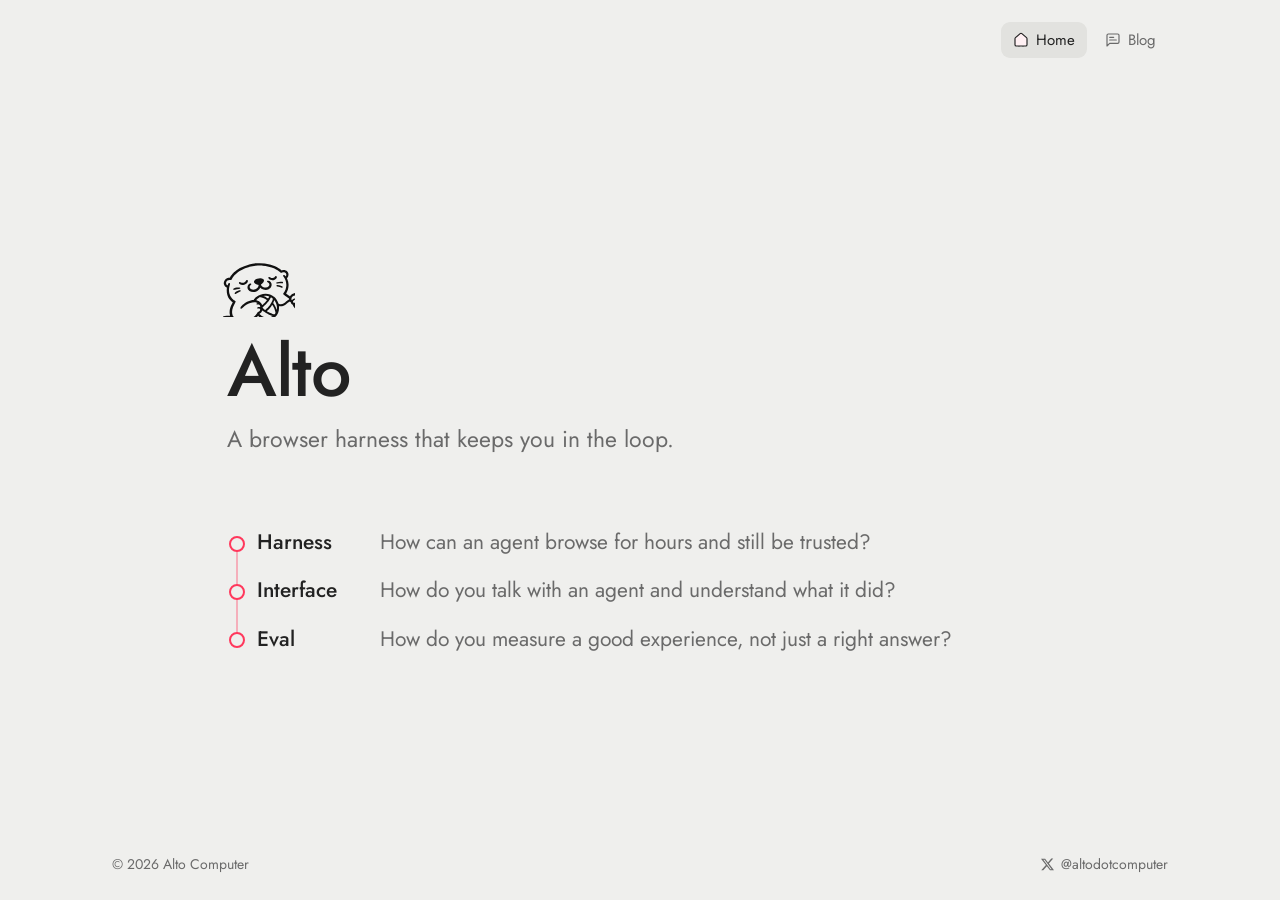
<file: index.html>
<!doctype html>
<html lang="en">
<head>
<meta charset="utf-8">
<meta name="viewport" content="width=device-width, initial-scale=1, viewport-fit=cover">
<title>Alto</title>
<meta name="description" content="A browser harness that keeps you in the loop.">
<link rel="icon" href="assets/favicon.svg" type="image/svg+xml"><link rel="icon" href="assets/favicon-32.png" sizes="32x32" type="image/png"><link rel="apple-touch-icon" href="assets/apple-touch-icon.png">
<link rel="preconnect" href="https://fonts.googleapis.com">
<link rel="preconnect" href="https://fonts.gstatic.com" crossorigin>
<link rel="stylesheet" href="https://fonts.googleapis.com/css2?family=Jost:wght@400;500&display=swap">
<style>
/*
  Layout: nav top right, one left-aligned column in the middle of the screen, footer on the baseline.
  The three questions are knots on one red thread: one line of work, three problems along it.
*/
:root{
  --ground:#efefed; --ink:#222222; --muted:#6a6a6a; --pill:#e2e2df;
  --thread:#ff385c; --thread-tint:#fff0f3;
  --geo:"Jost","Futura","Avenir Next",system-ui,sans-serif;
  color-scheme:light;
}
*{box-sizing:border-box}
html,body{height:100%; margin:0}
body{background:var(--ground); color:var(--ink); font-family:var(--geo); -webkit-font-smoothing:antialiased}
.frame{min-height:100%; max-width:1120px; margin:0 auto; padding:22px 32px 26px; display:flex; flex-direction:column}

nav{display:flex; justify-content:flex-end; gap:6px}
nav a{display:inline-flex; align-items:center; gap:7px; padding:7px 12px; border-radius:9px; font-size:15px; color:var(--muted); text-decoration:none; transition:background .15s, color .15s}
nav a svg{width:16px; height:16px; fill:none; stroke:currentColor; stroke-width:1.75; stroke-linecap:round; stroke-linejoin:round}
nav a:hover, nav a.on{color:var(--ink); background:var(--pill)}
nav a.on svg path:last-child{fill:var(--thread-tint)}


main{flex:1; display:flex; flex-direction:column; justify-content:center; padding-block:48px; padding-left:clamp(0px, 9vw, 120px)}
.otter{width:72px; height:auto; margin:0 0 18px -4px}
h1{font-weight:500; font-size:clamp(52px,7vw,72px); line-height:1; letter-spacing:-.02em; margin:0}
.line{margin:16px 0 0; font-size:clamp(19px,2vw,23px); color:var(--muted); line-height:1.4}

/* the thread: rings are knots, the faint line between them is the thread */
.knots{list-style:none; margin:72px 0 0; padding:0; display:grid; gap:18px; position:relative; max-width:900px}
.knots::before{content:""; position:absolute; left:10px; top:14px; bottom:14px; width:2px; background:var(--thread); opacity:.35; transform:translateX(-1px)}
.knots li{position:relative; display:flex; gap:14px; align-items:baseline; padding-left:30px; font-size:clamp(18px,1.7vw,21px); line-height:1.45}
.knots li::before{content:""; position:absolute; left:2px; top:.42em; width:12px; height:12px; border-radius:50%; background:var(--ground); border:2px solid var(--thread)}
.name{flex:none; width:5.2em; font-weight:500; color:var(--ink)}
.q{color:var(--muted); min-width:0}

footer{display:flex; justify-content:space-between; align-items:center; gap:16px; font-size:14px; color:var(--muted)}
footer a{display:inline-flex; align-items:center; gap:7px; color:var(--muted); text-decoration:none}
footer a:hover{color:var(--ink)}
footer svg{width:13px; height:13px; fill:currentColor}
a:focus-visible{outline:2px solid var(--thread); outline-offset:2px}

@media (max-width:640px){
  .frame{padding:18px 20px 22px}
  .knots{margin-top:48px; gap:22px}
  .knots li{flex-direction:column; gap:2px}
}
@media (prefers-reduced-motion:reduce){*{transition:none!important}}
</style>
</head>
<body>
<div class="frame">
  <nav aria-label="Main">
    <a href="index.html" class="on" aria-current="page"><svg viewBox="0 0 24 24" aria-hidden="true"><path d="M15 21v-8a1 1 0 0 0-1-1h-4a1 1 0 0 0-1 1v8"/><path d="M3 10a2 2 0 0 1 .709-1.528l7-5.999a2 2 0 0 1 2.582 0l7 5.999A2 2 0 0 1 21 10v9a2 2 0 0 1-2 2H5a2 2 0 0 1-2-2z"/></svg>Home</a>
    <a href="blog.html"><svg viewBox="0 0 24 24" aria-hidden="true"><path d="M21 15a2 2 0 0 1-2 2H7l-4 4V5a2 2 0 0 1 2-2h14a2 2 0 0 1 2 2z"/><path d="M13 8H7"/><path d="M17 12H7"/></svg>Blog</a>
  </nav>

  <main>
    <img class="otter" src="assets/otter.svg" alt="Clew the otter, holding a ball of yarn">
    <h1>Alto</h1>
    <p class="line">A browser harness that keeps you in the loop.</p>

    <ul class="knots">
      <li><span class="name">Harness</span><span class="q">How can an agent browse for hours and still be trusted?</span></li>
      <li><span class="name">Interface</span><span class="q">How do you talk with an agent and understand what it did?</span></li>
      <li><span class="name">Eval</span><span class="q">How do you measure a good experience, not just a right answer?</span></li>
    </ul>
  </main>

  <footer>
    <span>© 2026 Alto Computer</span>
    <a href="https://x.com/altodotcomputer"><svg viewBox="0 0 24 24" aria-hidden="true"><path d="M18.901 1.153h3.68l-8.04 9.19L24 22.846h-7.406l-5.8-7.584-6.638 7.584H.474l8.6-9.83L0 1.154h7.594l5.243 6.932ZM17.61 20.644h2.039L6.486 3.24H4.298Z"/></svg>@altodotcomputer</a>
  </footer>
</div>
</body>
</html>
</file>
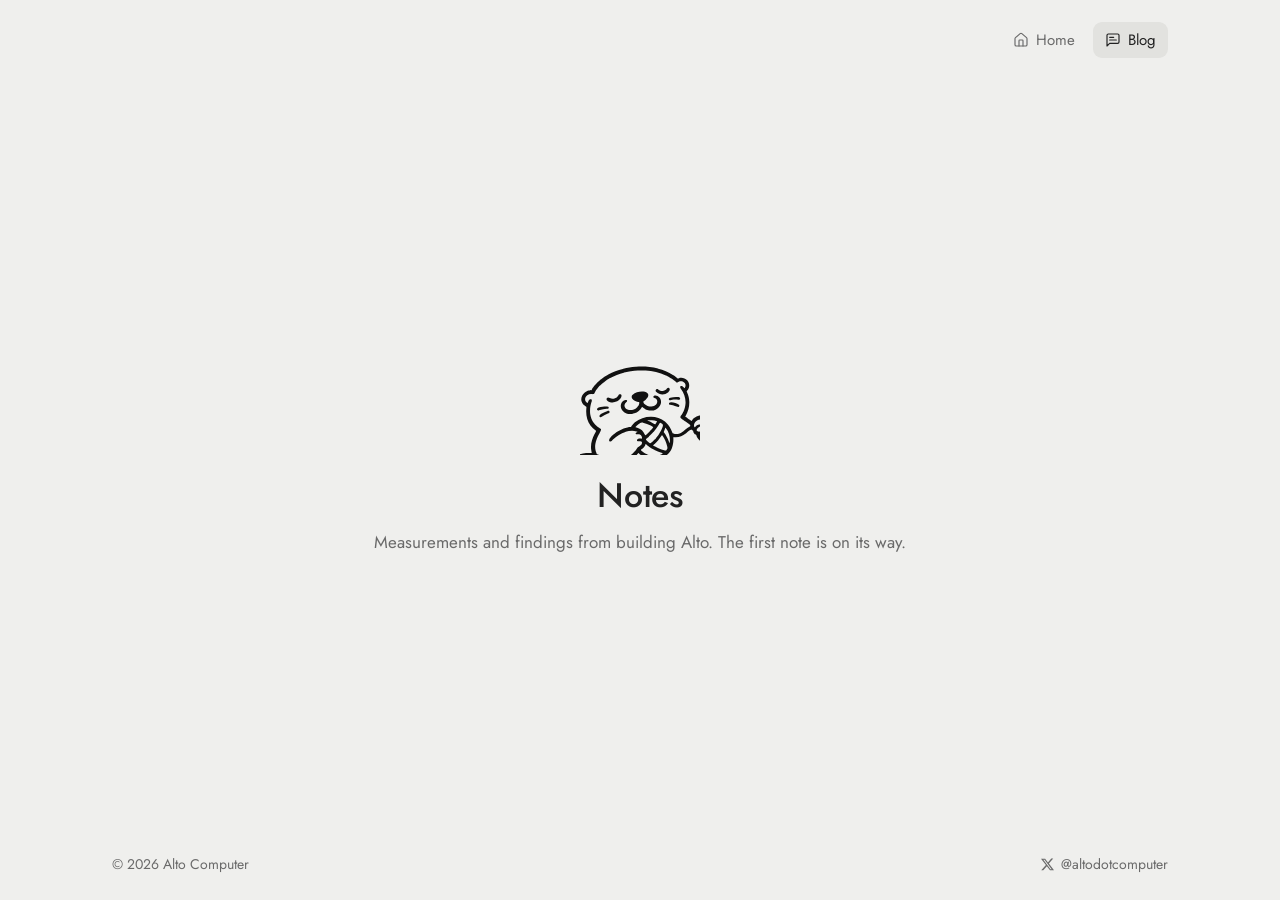
<file: blog.html>
<!doctype html><html lang="en"><head><meta charset="utf-8"><meta name="viewport" content="width=device-width, initial-scale=1, viewport-fit=cover">
<title>Alto · Notes</title><meta name="description" content="A browser harness that keeps you in the loop.">
<link rel="icon" href="assets/favicon.svg" type="image/svg+xml"><link rel="icon" href="assets/favicon-32.png" sizes="32x32" type="image/png"><link rel="apple-touch-icon" href="assets/apple-touch-icon.png"><link rel="stylesheet" href="https://fonts.googleapis.com/css2?family=Jost:wght@400;500;600&family=EB+Garamond:ital,wght@1,400&display=swap"><style>
/* Layout: nav top right, the otter scene centred in the space left over, footer on the baseline. Everything fits one screen. */
:root{--ground:#efefed; --ink:#222222; --muted:#6a6a6a; --pill:#e2e2df; --thread:#ff385c; --thread-tint:#fff0f3;
  --geo:"Jost","Futura","Avenir Next",system-ui,sans-serif; --ren:"EB Garamond",Garamond,Georgia,serif; color-scheme:light}
*{box-sizing:border-box}
html,body{height:100%;margin:0}
body{background:var(--ground);color:var(--ink);font-family:var(--geo);-webkit-font-smoothing:antialiased}
.frame{height:100%;max-width:1120px;margin:0 auto;padding:22px 32px 26px;display:flex;flex-direction:column}
.geo{font-family:var(--geo)} .ren{font-family:var(--ren);font-style:italic}
nav{display:flex;justify-content:flex-end;gap:6px}
nav a{display:inline-flex;align-items:center;gap:7px;padding:7px 12px;border-radius:9px;font-size:15px;color:var(--muted);text-decoration:none;transition:background .15s,color .15s}
nav a svg{width:16px;height:16px;fill:none;stroke:currentColor;stroke-width:1.75;stroke-linecap:round;stroke-linejoin:round}
nav a:hover{color:var(--ink);background:var(--pill)}
nav a.on{color:var(--ink);background:var(--pill)}
nav a.on svg path:last-child{fill:var(--thread-tint)}

nav a.on svg{stroke:var(--ink)}
main{flex:1;min-height:0;display:flex;align-items:center;justify-content:center}
.scene{width:100%;height:100%;max-height:680px;display:block}
footer{display:flex;justify-content:space-between;align-items:center;gap:16px;font-size:14px;color:var(--muted)}
footer a{display:inline-flex;align-items:center;gap:7px;color:var(--muted);text-decoration:none}
footer a:hover{color:var(--ink)} footer svg{width:13px;height:13px;fill:currentColor}
a:focus-visible{outline:2px solid var(--thread);outline-offset:2px}
@media (prefers-reduced-motion:reduce){*{transition:none!important}}
.empty{text-align:center;display:grid;gap:10px;justify-items:center} .empty img{width:120px;height:auto;margin-bottom:6px} .empty h1{font-weight:500;font-size:34px;margin:0;letter-spacing:-.01em} .empty p{margin:0;color:var(--muted);font-size:17px}</style></head><body><div class="frame">
<nav aria-label="Main"><a href="index.html"><svg viewBox="0 0 24 24" aria-hidden="true"><path d="M15 21v-8a1 1 0 0 0-1-1h-4a1 1 0 0 0-1 1v8"/><path d="M3 10a2 2 0 0 1 .709-1.528l7-5.999a2 2 0 0 1 2.582 0l7 5.999A2 2 0 0 1 21 10v9a2 2 0 0 1-2 2H5a2 2 0 0 1-2-2z"/></svg>Home</a><a href="blog.html" class="on" aria-current="page"><svg viewBox="0 0 24 24" aria-hidden="true"><path d="M21 15a2 2 0 0 1-2 2H7l-4 4V5a2 2 0 0 1 2-2h14a2 2 0 0 1 2 2z"/><path d="M13 8H7"/><path d="M17 12H7"/></svg>Blog</a></nav><main><div class="empty"><img src="assets/otter.svg" alt=""><h1>Notes</h1><p>Measurements and findings from building Alto. The first note is on its way.</p></div></main>
<footer><span>© 2026 Alto Computer</span><a href="https://x.com/altodotcomputer"><svg viewBox="0 0 24 24" aria-hidden="true"><path d="M18.901 1.153h3.68l-8.04 9.19L24 22.846h-7.406l-5.8-7.584-6.638 7.584H.474l8.6-9.83L0 1.154h7.594l5.243 6.932ZM17.61 20.644h2.039L6.486 3.24H4.298Z"/></svg>@altodotcomputer</a></footer>
</div></body></html>
</file>
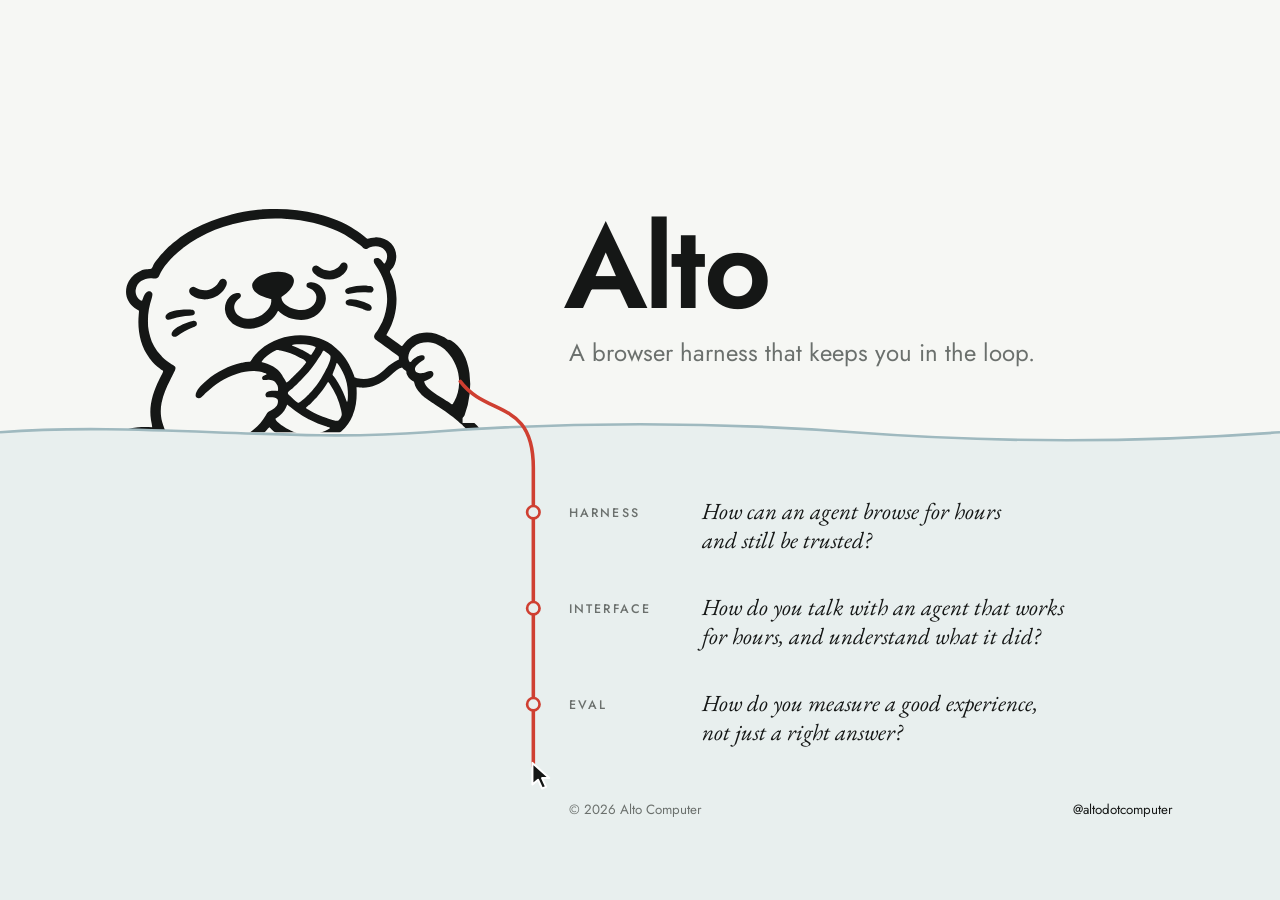
<file: drafts/a-surface.html>
<!doctype html><html lang="en"><head><meta charset="utf-8"><meta name="viewport" content="width=device-width, initial-scale=1">
<title>Alto · Surface</title><link rel="stylesheet" href="https://fonts.googleapis.com/css2?family=Jost:wght@400;500;600&family=EB+Garamond:ital,wght@1,400&display=swap"><style>html,body{height:100%;margin:0} body{background:linear-gradient(#f6f7f4 50%,#e8efee 50%);overflow:hidden} svg{display:block;width:100%;height:100%}
.geo{font-family:Jost,Futura,"Avenir Next",sans-serif} .ren{font-family:"EB Garamond",Garamond,Georgia,serif;font-style:italic}</style></head><body><svg viewBox="0 0 1440 900" preserveAspectRatio="xMidYMid meet" role="img" aria-label="Alto">
<rect width="1440" height="900" fill="#f6f7f4"/>
<clipPath id="a"><rect x="400" y="600" width="1610" height="1060"/></clipPath>
<g transform="translate(16.0,-1.6000000000000227) scale(0.26)"><g clip-path="url(#a)"><g fill="#151716"><path d="M0 0 C1.08 0.28 2.17 0.56 3.29 0.85 C58.25 15.07 115.66 35.71 162.33 68.83 C164.74 70.52 167.19 72.12 169.65 73.74 C180.1 80.62 190.39 87.64 199.94 95.75 C200.48 96.21 201.03 96.67 201.59 97.15 C203.82 99.06 206 101 208.09 103.06 C209.81 104.75 209.81 104.75 213 107 C218.47 106.65 223.54 105.44 228.81 104 C235.22 102.34 241.36 101.23 248 101 C248.95 100.96 249.9 100.92 250.88 100.88 C276.51 100.31 298.79 110.28 317.12 127.75 C332.55 143.61 339.4 164.73 339.15 186.58 C338.24 207.43 330.17 227.72 315.37 242.58 C312.79 245.31 312 246.63 311.98 250.43 C313.07 254.24 314.6 257.57 316.44 261.06 C331.68 291.9 338.98 327.77 340 362 C340.04 363.21 340.08 364.42 340.12 365.66 C340.99 417.09 327.25 469.26 301.44 513.72 C297.43 520.67 297.43 520.67 297 525 C297.29 525.14 297.29 525.14 298.75 525.82 C301.01 527 302.94 528.32 304.98 529.84 C305.75 530.4 306.51 530.96 307.29 531.54 C307.7 531.85 307.7 531.85 309.75 533.38 C310.59 534 311.44 534.62 312.31 535.27 C316.31 538.24 320.31 541.23 324.28 544.24 C331.28 549.55 338.32 554.67 345.68 559.47 C350.56 562.65 355.16 566.09 359.73 569.7 C362 571 362 571 364 571.11 C367.17 569.35 368.8 566.45 370.75 563.5 C377.71 553.41 385.23 545.48 395 538 C395.77 537.4 396.54 536.81 397.33 536.2 C410.56 526.43 425.14 520.08 441 516 C441.68 515.82 442.36 515.64 443.06 515.46 C477.63 506.83 516.93 515.48 547.13 533.52 C560.82 541.99 573.44 551.8 585 563 C585.56 563.53 586.12 564.07 586.69 564.62 C595.29 572.84 603 581.39 610 591 C610.45 591.62 610.91 592.24 611.38 592.88 C619.58 604.19 626.37 616.13 632.83 628.5 C647.52 656.51 668.83 682.75 694 702 C695.04 702.81 696.07 703.63 697.14 704.46 C730.19 729.94 768.9 745.51 809 756 C810.04 756.27 811.08 756.55 812.15 756.83 C844.52 765.14 877.89 769.26 910.89 774.26 C913.05 774.59 915.22 774.92 917.38 775.24 C918.1 775.35 918.81 775.46 919.55 775.57 C920.98 775.79 922.42 776.01 923.85 776.23 C927.31 776.75 930.77 777.28 934.23 777.79 C958.62 781.41 982.9 785.67 1006.69 792.25 C1007.02 792.34 1007.02 792.34 1008.73 792.81 C1022.51 796.61 1035.82 801.45 1049 807 C1049.86 807.36 1050.71 807.72 1051.6 808.09 C1062.27 812.62 1072.72 817.63 1083 823 C1083.74 823.38 1084.48 823.77 1085.24 824.17 C1109.88 837.09 1132.78 853.09 1155.95 868.44 C1164.81 874.31 1173.7 880.13 1182.66 885.83 C1183.46 886.34 1184.26 886.85 1185.08 887.37 C1185.82 887.84 1186.55 888.3 1187.31 888.78 C1187.95 889.19 1188.6 889.59 1189.26 890.01 C1191 891 1191 891 1194 892 C1194 907.84 1194 923.68 1194 940 C1190.83 938.73 1188.25 937.68 1185.39 936 C1184.73 935.62 1184.07 935.23 1183.38 934.83 C1182.68 934.41 1181.97 933.99 1181.25 933.56 C1180.88 933.34 1180.88 933.34 1178.98 932.22 C1171.67 927.86 1164.53 923.26 1157.42 918.58 C1154.73 916.82 1152.04 915.07 1149.34 913.32 C1140.97 907.88 1132.61 902.43 1124.31 896.88 C1101.52 881.63 1078.52 867.32 1054 855 C1053.18 854.59 1052.36 854.17 1051.52 853.75 C998.56 827.15 939.31 819.05 881.46 809.9 C830.84 801.88 780.25 792.56 733 772 C732.19 771.65 731.37 771.3 730.53 770.94 C719.95 766.38 709.98 760.83 700.06 755 C698.95 754.35 697.84 753.7 696.69 753.02 C689.08 748.47 681.99 743.45 675 738 C674.29 737.45 673.58 736.9 672.84 736.34 C671.1 734.98 669.36 733.62 667.62 732.25 C667.06 731.81 666.5 731.37 665.92 730.91 C663.13 728.72 660.4 726.49 657.71 724.17 C655 722 655 722 653 722 C652.99 722.77 652.98 723.55 652.97 724.34 C652.41 761.63 648.23 818.77 620 847 C619.53 849.19 619.53 849.19 620 852 C622.14 854.2 624.18 856.04 626.56 857.94 C627.95 859.09 629.34 860.25 630.72 861.41 C631.44 862 632.15 862.59 632.88 863.2 C636.19 866.01 639.35 868.96 642.5 871.94 C643.11 872.51 643.73 873.09 644.36 873.69 C645.61 874.86 646.86 876.04 648.1 877.21 C651.33 880.25 654.57 883.28 657.81 886.31 C658.44 886.9 659.07 887.49 659.72 888.09 C663.19 891.34 666.7 894.53 670.25 897.69 C675.72 902.58 680.85 907.78 686 913 C687.67 914.67 689.33 916.33 691 918 C702 929 702 929 704.29 931.29 C706.58 933.58 708.88 935.86 711.18 938.14 C712.74 939.7 714.31 941.26 715.88 942.81 C716.26 943.2 716.26 943.2 718.23 945.14 C723.04 949.93 727.59 954.85 732 960 C733.75 961.97 735.5 963.94 737.26 965.9 C739 968 739 968 740.68 970.54 C741.24 971.37 741.8 972.2 742.38 973.06 C742.86 973.84 743.34 974.61 743.84 975.41 C746.39 977.29 747.03 977.17 750.09 976.87 C751.73 976.6 753.37 976.31 755 976 C755.41 975.93 755.41 975.93 757.46 975.56 C760.02 975.08 762.57 974.58 765.12 974.06 C797.02 967.87 853.54 957.87 883.37 974.75 C886.3 977 887.96 979.45 889 983 C889.43 987.59 888.33 990.45 885.94 994.38 C879.08 1000.51 869.84 999.16 861.19 999 C827.49 998.68 794.24 1003 762 1013 C761.03 1013.3 760.05 1013.59 759.05 1013.9 C743.35 1018.72 727.87 1024.12 712.38 1029.56 C696.69 1035.07 681.01 1040.49 665 1045 C664.02 1045.28 663.04 1045.55 662.04 1045.84 C646.21 1050.23 630.29 1052.98 614 1055 C613.22 1055.1 612.44 1055.21 611.64 1055.31 C554.18 1062.17 497.28 1046.38 443.9 1026.74 C412.56 1015.22 380.94 1005.27 347.88 1000.19 C347.19 1000.08 346.51 999.98 345.8 999.87 C274.07 988.94 207.96 1013.21 143.55 1041.87 C84.15 1068.29 24.31 1089.57 -41.56 1089.31 C-42.57 1089.31 -43.58 1089.31 -44.62 1089.31 C-60.63 1089.25 -76.15 1088.41 -92 1086 C-94.44 1085.64 -96.88 1085.28 -99.32 1084.92 C-101.99 1084.53 -104.67 1084.14 -107.35 1083.74 C-108.25 1083.61 -109.15 1083.48 -110.08 1083.34 C-111.9 1083.07 -113.72 1082.8 -115.54 1082.53 C-162.28 1075.63 -205.27 1078.5 -251.69 1086.69 C-281.89 1092 -311.55 1095.42 -342.25 1095.31 C-343.42 1095.31 -344.58 1095.31 -345.78 1095.3 C-362.69 1095.25 -379.31 1095.01 -396 1092 C-396.32 1091.94 -396.32 1091.94 -397.93 1091.65 C-416.96 1088.23 -435.58 1083.89 -454 1078 C-454.44 1077.86 -454.44 1077.86 -456.66 1077.17 C-471.16 1072.67 -485.08 1067.03 -499 1061 C-499.53 1060.77 -499.53 1060.77 -502.21 1059.62 C-525.99 1049.38 -549.25 1038.06 -571.76 1025.26 C-584.5 1018.08 -597.42 1011.19 -610.39 1004.42 C-613.42 1002.84 -616.43 1001.23 -619.42 999.58 C-694.75 958.42 -773.95 952.51 -855.58 976.03 C-861.35 977.75 -867.1 979.52 -872.83 981.37 C-879.71 983.36 -886.64 984.34 -893.38 981.44 C-896.35 979.74 -897.16 978.76 -899.12 975.75 C-900.43 970.16 -899.51 966.43 -896.5 961.59 C-892.98 957.95 -888.99 955.96 -884.5 953.69 C-883.57 953.21 -882.63 952.73 -881.67 952.24 C-849.42 935.99 -813.85 926.46 -778 923 C-777.07 922.9 -776.13 922.81 -775.17 922.71 C-767.07 921.94 -759.01 921.85 -750.88 921.88 C-750.2 921.88 -749.53 921.88 -748.83 921.88 C-738.19 921.89 -727.61 922.19 -717 923 C-717.65 916.41 -718.69 910 -719.94 903.5 C-720.64 899.67 -721.33 895.84 -722 892 C-722.13 891.29 -722.25 890.58 -722.38 889.84 C-732.44 830.19 -712.88 768.57 -686.42 715.82 C-685.92 714.83 -685.42 713.84 -684.91 712.81 C-682.38 707.78 -679.83 702.74 -677.26 697.72 C-676.79 696.78 -676.31 695.84 -675.82 694.87 C-674.91 693.09 -673.99 691.3 -673.07 689.52 C-672.87 689.12 -672.87 689.12 -671.84 687.1 C-671.49 686.4 -671.13 685.7 -670.76 684.98 C-670 683 -670 683 -670 679 C-671.26 677.62 -671.26 677.62 -673.04 676.37 C-673.7 675.9 -674.35 675.43 -675.03 674.94 C-675.74 674.45 -676.45 673.95 -677.19 673.44 C-678.68 672.36 -680.16 671.28 -681.64 670.19 C-682.39 669.65 -683.13 669.11 -683.89 668.56 C-699.6 656.96 -714.27 642.6 -726 627 C-726.86 625.89 -727.73 624.78 -728.59 623.67 C-769.78 569.91 -781.38 500.73 -775.24 434.7 C-774.9 430.95 -774.64 427.19 -774.38 423.44 C-774.3 422.36 -774.23 421.29 -774.15 420.18 C-774.12 419.82 -774.12 419.82 -774 418 C-775.11 417.37 -776.22 416.74 -777.37 416.09 C-801.35 402.36 -819.54 384.45 -827.44 357.38 C-833.38 334.93 -829.63 311.13 -818.31 290.94 C-805.54 269.04 -787.47 253.45 -764 244 C-762.78 243.51 -761.57 243.01 -760.32 242.5 C-753.87 240.2 -748.23 238.92 -741.34 238.66 C-723.34 237.89 -723.34 237.89 -718.99 234.37 C-715.71 230.17 -713.89 225.35 -712.01 220.41 C-710.39 216.55 -708.11 213.26 -705.69 209.88 C-705.24 209.23 -704.78 208.58 -704.32 207.91 C-699.38 200.94 -693.96 194.36 -688.49 187.8 C-687.12 186.15 -685.77 184.48 -684.42 182.8 C-680.74 178.21 -677.02 173.85 -672.78 169.78 C-671.03 168.03 -669.42 166.21 -667.82 164.33 C-663.92 159.84 -659.78 155.63 -655.56 151.44 C-654.85 150.72 -654.14 150.01 -653.4 149.27 C-649.32 145.19 -645.14 141.29 -640.77 137.53 C-638.59 135.65 -636.49 133.7 -634.38 131.75 C-628.78 126.7 -622.88 122.1 -616.92 117.5 C-615.01 116.01 -613.14 114.49 -611.26 112.96 C-590.89 96.49 -568.47 81.8 -545.44 69.33 C-542.9 67.95 -540.38 66.53 -537.86 65.11 C-488.35 37.39 -435.1 17.87 -380.29 3.6 C-378.19 3.05 -376.09 2.5 -373.99 1.94 C-331.73 -9.18 -286.98 -17.25 -243.32 -19.81 C-240.87 -19.95 -238.42 -20.1 -235.98 -20.26 C-156.68 -25.49 -77.05 -20.12 0 0 Z M-253 23 C-253.41 23.04 -253.41 23.04 -255.47 23.25 C-292.69 27.06 -329.84 33.34 -366 43 C-366.63 43.17 -366.63 43.17 -369.84 44.02 C-420.43 57.52 -470.54 75.75 -516 102 C-516.86 102.49 -517.73 102.98 -518.62 103.49 C-540.33 115.83 -561.31 129.63 -581 145 C-582.19 145.92 -583.39 146.84 -584.58 147.75 C-599.16 159.01 -612.73 171.24 -626 184 C-626.59 184.56 -627.17 185.13 -627.78 185.71 C-633.9 191.61 -639.58 197.7 -644.87 204.38 C-646.9 206.88 -649.04 209.22 -651.25 211.56 C-665.36 227.12 -678.15 246.12 -686.33 265.48 C-688.82 271.24 -691.78 274.76 -697.25 277.81 C-702.28 279.41 -707.01 279.69 -712.18 278.5 C-731.14 275.14 -749.09 279.58 -765 290 C-778.15 299.54 -785.82 312.1 -788.53 328.14 C-789.98 341.03 -786.2 352.15 -778.91 362.72 C-774.08 368.49 -768.53 373.74 -761 375 C-760.7 374.22 -760.4 373.45 -760.09 372.65 C-758.94 369.73 -757.79 366.82 -756.63 363.9 C-755.89 362.04 -755.16 360.17 -754.44 358.3 C-750.51 348.48 -746.22 339.44 -736.25 334.69 C-731.37 333.66 -726.64 333.55 -722.16 336.01 C-718.88 338.56 -716.94 340.97 -716 345 C-715.71 350.91 -716.46 355.63 -718.2 361.26 C-718.67 362.85 -719.14 364.45 -719.61 366.05 C-719.86 366.88 -720.1 367.7 -720.36 368.56 C-724.27 381.66 -727.88 394.78 -730.56 408.19 C-730.79 409.3 -731.02 410.41 -731.25 411.55 C-734.5 428.57 -735.38 445.65 -735.31 462.94 C-735.31 463.4 -735.31 463.4 -735.31 465.72 C-735.26 479.02 -734.87 491.96 -732 505 C-731.82 505.84 -731.65 506.68 -731.46 507.55 C-730.14 513.75 -728.61 519.87 -727 526 C-726.8 526.81 -726.59 527.63 -726.38 528.46 C-718.61 559.07 -702.06 587.38 -680.52 610.29 C-678.43 612.54 -676.46 614.83 -674.5 617.19 C-671.01 621.2 -667.01 624.44 -662.85 627.73 C-661.07 629.15 -659.31 630.59 -657.59 632.08 C-649.9 638.66 -641.53 644.12 -633.09 649.67 C-632.24 650.22 -631.4 650.78 -630.53 651.35 C-628.83 652.46 -627.13 653.55 -625.43 654.64 C-625.02 654.9 -625.02 654.9 -622.99 656.22 C-622.27 656.68 -621.56 657.13 -620.82 657.6 C-617.7 660 -616.83 662.23 -616 666 C-616.67 673.26 -619.93 679.63 -623.12 686.06 C-623.57 686.98 -624.02 687.91 -624.48 688.86 C-625.98 691.91 -627.49 694.96 -629 698 C-629.3 698.6 -629.6 699.2 -629.91 699.82 C-633.27 706.58 -636.65 713.32 -640.08 720.04 C-655.69 750.54 -669.13 781.26 -676 815 C-676.17 815.82 -676.33 816.63 -676.5 817.47 C-681.62 844 -681.12 872.97 -674 899 C-673.8 899.75 -673.6 900.51 -673.4 901.29 C-672.16 905.94 -670.66 910.48 -669 915 C-668.71 915.81 -668.43 916.62 -668.13 917.45 C-667.18 920.06 -666.19 922.66 -665.19 925.25 C-665.04 925.66 -665.04 925.66 -664.29 927.71 C-662.67 931.7 -661.31 934.26 -657.42 936.3 C-655.96 936.9 -654.49 937.47 -653 938 C-652.18 938.31 -651.37 938.62 -650.53 938.95 C-647.73 939.99 -644.93 941 -642.12 942 C-622.93 949.04 -604.53 957.86 -586.58 967.61 C-583.68 969.17 -580.77 970.73 -577.86 972.28 C-567.35 977.89 -556.91 983.59 -546.56 989.5 C-452.25 1043.19 -360.59 1066.19 -252.82 1048.51 C-204.19 1040.54 -157.26 1038.46 -108.38 1046 C-22.36 1059.24 52.08 1040.89 130.45 1005.38 C174.3 985.59 218.36 968.83 266 961 C266.73 960.87 267.46 960.75 268.22 960.61 C310.17 953.4 355.04 959.1 396 969 C397.16 969.28 398.32 969.56 399.52 969.84 C421.5 975.18 442.7 982.48 464 990 C487.75 998.38 511.45 1006.17 536.12 1011.38 C536.69 1011.49 536.69 1011.49 539.53 1012.1 C555.63 1015.34 571.61 1016.41 588 1016.38 C588.89 1016.37 589.78 1016.37 590.7 1016.37 C605.81 1016.33 620.2 1015.2 635 1012 C636.02 1011.79 637.05 1011.57 638.1 1011.35 C658.88 1006.93 679.1 1000.4 699 993 C698.11 988.43 695.46 985.7 692.44 982.31 C691.86 981.66 691.29 981 690.69 980.33 C684.29 973.11 677.66 966.11 671.01 959.12 C669.04 957.04 667.09 954.96 665.14 952.86 C644.34 930.48 644.34 930.48 633.71 921.5 C631.94 919.95 630.32 918.32 628.69 916.62 C625.95 913.83 623.06 911.38 620 908.94 C615.29 905.16 610.88 901.15 606.5 897 C600.54 891.38 594.45 886.06 588 881 C587.34 880.48 586.68 879.96 586 879.42 C576.76 872.12 567.43 865.01 557.79 858.26 C555.9 856.93 554.03 855.59 552.16 854.25 C537.19 843.51 521.71 833.57 506.12 823.75 C505.36 823.27 504.59 822.78 503.79 822.28 C503.04 821.8 502.28 821.33 501.5 820.84 C500 819.89 498.5 818.95 497 818 C496.63 817.77 496.63 817.77 494.74 816.58 C485.1 810.49 475.91 804.13 467 797 C466.07 796.27 465.14 795.53 464.19 794.77 C461.78 792.86 459.39 790.93 457 789 C456.44 788.56 455.88 788.13 455.3 787.68 C451.71 784.83 448.79 781.62 445.84 778.14 C444.63 776.74 443.4 775.36 442.13 774.01 C430.43 761.51 419.91 745.37 416.7 728.43 C415.91 725.69 415.25 724.71 413 723 C411.48 722.22 409.94 721.5 408.38 720.81 C395.89 714.69 388.62 704.13 383.66 691.4 C382.98 688.94 382.99 687.03 383.06 684.5 C382.83 680.83 382.01 680 379.23 677.43 C376.98 675.67 374.65 674.06 372.3 672.46 C368.87 670.07 366.54 667.3 364 664 C346.94 668.63 332.77 681.31 320.09 693.15 C314.56 698.29 308.78 703.15 303 708 C302.71 708.25 302.71 708.25 301.22 709.5 C268.07 737.46 228.7 753.52 185 751 C181.74 750.62 178.6 750.15 175.4 749.44 C172.57 748.92 169.87 748.93 167 749 C167.07 750.28 167.14 751.57 167.22 752.89 C169.39 793.3 166.59 832.16 151 870 C150.84 870.39 150.84 870.39 150.04 872.37 C140.07 896.52 123.15 921.38 103.07 938.24 C101.62 939.47 100.22 940.74 98.84 942.04 C91.51 948.96 83.43 954.52 75 960 C74.7 960.2 74.7 960.2 73.15 961.2 C39.35 982.96 -0.88 994.53 -41.06 994.31 C-41.78 994.31 -42.5 994.31 -43.24 994.31 C-55.69 994.25 -67.76 993.39 -80 991 C-80.99 990.81 -81.99 990.62 -83.01 990.43 C-127.42 981.8 -169.48 960.95 -202.23 929.59 C-204.73 927.25 -207.29 925.1 -210 923 C-214.32 926.4 -217.82 929.88 -221.25 934.19 C-228.35 943.05 -236.34 950.71 -245.21 957.77 C-248.05 960.04 -250.8 962.39 -253.56 964.75 C-267.45 976.29 -282.34 986.05 -298 995 C-298.64 995.37 -299.28 995.74 -299.94 996.12 C-321.21 1008.32 -355.63 1027.32 -381.2 1021.5 C-385.77 1020.01 -388.51 1018.28 -391 1014 C-392.61 1009.26 -391.62 1005.76 -390.18 1001.15 C-386.67 994.75 -379.11 992.73 -372.75 990.06 C-315.5 965.45 -257.75 926.28 -225.93 871.32 C-224.26 868.44 -222.55 865.61 -220.75 862.81 C-220.33 862.16 -219.91 861.51 -219.48 860.83 C-215.3 855.67 -209.63 853.19 -203.81 850.31 C-196.1 846.37 -189.94 842.38 -184 836 C-183.41 835.39 -182.82 834.79 -182.21 834.16 C-175.28 826.63 -172.62 818.82 -172.8 808.69 C-173.08 804.92 -173.6 802.96 -176 800 C-186.59 792.74 -198.21 792.72 -210.56 793.16 C-215.83 793.28 -219.47 793.05 -224 790 C-226.21 786.8 -227.02 784.9 -226.94 781 C-225.12 775.17 -222.68 772.09 -217.31 769.25 C-209.12 765.23 -200.86 764.7 -191.88 764.81 C-190.92 764.81 -189.97 764.81 -189 764.81 C-183.9 764.85 -179.03 765.13 -174 766 C-170.52 757.87 -172.37 749.31 -175.42 741.26 C-179.74 731.63 -185.44 723.63 -195.54 719.75 C-204.02 717.18 -211.66 716.91 -220.46 717.69 C-224.02 718 -227.55 718.25 -231.12 718.38 C-232.16 718.42 -233.19 718.47 -234.26 718.52 C-237 718 -237 718 -239.33 715.69 C-241.58 712.07 -241.72 710.2 -241 706 C-237.48 699.43 -231.81 697.18 -225 695 C-224.01 694.67 -223.02 694.34 -222 694 C-222.33 693.01 -222.66 692.02 -223 691 C-225.3 689.85 -227.47 688.93 -229.88 688.06 C-230.58 687.8 -231.28 687.55 -232.01 687.28 C-270.18 673.86 -311.27 679.4 -349 691 C-349.47 691.14 -349.47 691.14 -351.85 691.88 C-401.32 707.42 -445.48 737.43 -483.21 772.44 C-485.71 774.73 -488.25 776.97 -490.81 779.19 C-493.66 781.69 -496.14 784.27 -498.56 787.19 C-503.03 792.41 -507.73 795.9 -514.62 797 C-518.81 797.25 -521.5 796.42 -525 794 C-528.18 791.15 -528.87 787.81 -529.18 783.68 C-527.66 761.49 -503.41 739.33 -487.81 725.12 C-486.22 723.74 -484.61 722.36 -483 721 C-482.18 720.3 -481.35 719.6 -480.5 718.88 C-436.87 682.51 -385.88 656.68 -330.56 643.75 C-329.51 643.5 -328.46 643.26 -327.37 643 C-317.87 640.85 -308.4 638.92 -298.62 638.94 C-295.34 638.68 -293.59 638.47 -291.01 636.39 C-289.13 634.02 -287.57 631.59 -286 629 C-284.62 626.91 -283.22 624.82 -281.81 622.75 C-281.44 622.2 -281.07 621.66 -280.69 621.09 C-276.86 615.56 -272.36 610.74 -267.72 605.88 C-265.64 603.67 -263.67 601.47 -261.75 599.12 C-259.77 596.77 -257.65 594.74 -255.32 592.73 C-254.62 592.11 -253.91 591.5 -253.18 590.87 C-252.46 590.25 -251.74 589.64 -251 589 C-250.35 588.44 -249.7 587.88 -249.03 587.3 C-201.41 546.44 -138.92 524.8 -76.38 524.75 C-75.66 524.75 -74.94 524.75 -74.2 524.75 C-20 524.83 34.89 541.73 76 578 C76.93 578.82 77.85 579.63 78.8 580.47 C81.91 583.27 84.97 586.12 88 589 C88.59 589.55 89.18 590.11 89.78 590.68 C119.46 618.81 139.49 654.94 154.02 692.79 C154.36 693.67 154.7 694.55 155.05 695.47 C155.66 697.09 156.24 698.73 156.79 700.38 C158.55 705.62 158.55 705.62 160.78 707.52 C163.51 708.44 166.21 709.27 169 710 C169.69 710.18 170.38 710.36 171.08 710.55 C201.61 718.28 229.56 712.98 256.66 697.42 C270.39 689.09 282.61 677.97 294.31 667.06 C309.74 652.95 327.13 641.22 345.71 631.71 C349 630 349 630 350 629 C350.18 627.07 350.27 625.13 350.31 623.19 C350.33 622.66 350.33 622.66 350.43 619.98 C349.89 616.24 348.92 615.33 346 613 C344.17 611.67 342.31 610.38 340.44 609.12 C327.78 600.51 315.59 591.24 303.44 581.94 C294.08 574.78 284.6 567.83 275 561 C274.03 560.3 273.05 559.61 272.05 558.89 C267.88 555.93 263.65 553.14 259.31 550.44 C251.7 545.63 245.37 541.39 243.06 532.31 C242.33 523.4 247.73 516.75 253.01 510.16 C257.56 504.44 261.24 498.34 264.85 492 C266.01 489.98 267.2 487.99 268.4 486 C284.1 459.37 292.68 430.41 297 400 C297.12 399.22 297.24 398.43 297.36 397.62 C306.62 335.73 286.36 272.36 250.31 222.25 C249.86 221.62 249.4 220.98 248.93 220.33 C248.04 219.09 247.14 217.86 246.24 216.63 C242.98 212.15 241.85 209.13 241.81 203.62 C241.8 202.69 241.78 201.75 241.77 200.79 C242.02 197.8 242.67 195.67 244 193 C249.23 189.63 254.96 189.23 261 190 C271.6 194.01 279.38 205.36 286 214 C287.77 213.91 287.77 213.91 290 213 C291.41 210.78 292.53 208.74 293.62 206.38 C293.77 206.07 293.77 206.07 294.53 204.54 C299.84 193.53 300.99 181.3 297.38 169.56 C292.49 156.95 284.37 149.01 272.21 143.29 C256.6 137.02 241.18 137.93 225.65 143.85 C222.25 145.33 219.06 147.06 215.88 148.95 C211.86 151.2 208.53 151.37 204 151 C198.71 149.24 195.82 146.89 192.33 142.53 C190.25 140.14 187.84 138.34 185.31 136.44 C184.76 136.02 184.2 135.6 183.63 135.17 C181.76 133.77 179.88 132.38 178 131 C177.32 130.5 176.63 129.99 175.93 129.47 C164.85 121.3 153.55 113.5 142 106 C141.61 105.75 141.61 105.75 139.65 104.47 C123.34 93.9 106.54 84.37 89 76 C88.21 75.62 87.42 75.25 86.61 74.86 C18.37 42.55 -57.75 25.6 -133 21 C-133.64 20.96 -134.29 20.92 -134.95 20.88 C-150.17 19.93 -165.38 19.76 -180.62 19.75 C-181.89 19.75 -183.16 19.75 -184.47 19.75 C-207.43 19.77 -230.16 20.67 -253 23 Z M413 576 C412.35 576.54 411.7 577.08 411.04 577.63 C398.91 588.6 391.87 604.91 391 621 C391.34 628.23 392.71 635.66 398 641 C401 641 401 641 402.44 639.57 C402.95 638.91 403.47 638.24 404 637.56 C414.26 625.36 431.7 612.39 448.09 610.8 C452.85 610.7 456.25 610.71 460 614 C462.3 617.66 462.1 620.79 461.68 624.94 C459.75 630.78 455.12 633.35 450 636.12 C442.33 640.51 436.19 645.73 430 652 C429.64 652.36 429.64 652.36 427.81 654.2 C423.34 658.95 420.17 663.62 419.91 670.29 C420.25 675.47 421.45 679.08 425 683 C433.82 688.99 445.67 689.31 456 688 C461.44 686.74 466.64 684.78 471.85 682.81 C480.25 679.65 486.17 677.85 494.88 681.06 C498.02 683.93 499.28 686.82 500 691 C499.95 697.27 497.44 701.65 493.18 706.09 C483.69 714.41 471.92 719.29 460 723 C461.72 740.24 479.27 754.81 491.91 765.19 C507.33 777.43 524.42 787.61 541.04 798.12 C546.45 801.55 551.85 804.99 557.25 808.44 C558.27 809.09 559.3 809.74 560.35 810.41 C566.01 814.02 571.5 817.75 576.83 821.83 C579 823 579 823 581.12 822.92 C583.54 821.74 584.25 820.57 585.59 818.24 C586.04 817.46 586.49 816.68 586.96 815.87 C587.19 815.45 587.19 815.45 588.38 813.31 C588.86 812.44 589.35 811.57 589.85 810.68 C603.21 786.55 610.05 759.51 611 732 C611.04 730.82 611.08 729.65 611.12 728.44 C611.98 678.62 591.63 631.22 558 595 C557.46 594.41 556.92 593.81 556.37 593.2 C536.3 572.03 505.87 555.69 476.42 554.7 C452.18 554.44 431.68 559.9 413 576 Z M-103.6 564.89 C-103.96 564.93 -103.96 564.93 -105.78 565.12 C-110.75 565.75 -110.75 565.75 -113 568 C-109.38 570.41 -105.79 571.87 -101.72 573.29 C-91.16 577.02 -81.13 581.63 -71.12 586.62 C-70.44 586.97 -69.76 587.31 -69.06 587.66 C-58.66 592.88 -48.65 598.55 -38.9 604.92 C-38.04 605.48 -37.18 606.03 -36.3 606.6 C-35.56 607.09 -34.82 607.58 -34.06 608.08 C-32 609 -32 609 -29.91 608.89 C-27.42 607.73 -26.63 606.47 -25.2 604.13 C-24.7 603.33 -24.2 602.54 -23.68 601.71 C-23.17 600.86 -22.66 600 -22.12 599.12 C-21.59 598.26 -21.06 597.4 -20.52 596.51 C-10 579.3 -10 579.3 -10 575 C-26.74 567.96 -46.24 563.86 -64.4 563.83 C-65.19 563.83 -65.98 563.83 -66.8 563.82 C-68.48 563.82 -70.15 563.81 -71.83 563.81 C-74.33 563.81 -76.84 563.79 -79.34 563.78 C-87.48 563.75 -95.51 563.98 -103.6 564.89 Z M-192 595 C-192.71 595.44 -193.41 595.88 -194.14 596.34 C-211.81 607.48 -230.85 620.66 -243 638 C-243 638.99 -243 639.98 -243 641 C-242.72 641.07 -242.72 641.07 -241.28 641.42 C-208.21 649.7 -174.31 664.91 -155.98 695.35 C-154.61 697.73 -153.27 700.14 -151.94 702.55 C-150.18 705.67 -148.33 708.68 -146.38 711.69 C-143.39 716.29 -140.78 721.01 -138.26 725.88 C-137 728 -137 728 -135 729 C-128.78 724.08 -122.85 719.07 -117.36 713.34 C-115.48 711.48 -113.59 709.78 -111.58 708.07 C-105.87 703.11 -100.58 697.73 -95.25 692.38 C-93.44 690.57 -91.63 688.76 -89.82 686.96 C-84 681.14 -78.29 675.31 -73 669 C-72.1 667.96 -71.2 666.91 -70.3 665.87 C-67.51 662.59 -64.75 659.3 -62 656 C-61.48 655.38 -60.95 654.75 -60.41 654.11 C-58.85 652.23 -57.3 650.34 -55.75 648.44 C-55.5 648.15 -55.5 648.15 -54.26 646.67 C-50.98 642.57 -50.98 642.57 -51.08 640.05 C-54.55 632.34 -67.55 627.14 -74.69 623.19 C-75.23 622.89 -75.23 622.89 -77.97 621.37 C-104.39 606.93 -131.92 596.83 -161.38 590.57 C-163.66 590.07 -165.92 589.52 -168.18 588.95 C-177.8 586.87 -184.05 589.92 -192 595 Z M22 592 C21.38 593.14 20.77 594.27 20.13 595.45 C15.11 604.62 9.92 613.59 4.13 622.29 C2.98 624.02 1.85 625.76 0.71 627.5 C-1.83 631.35 -4.41 635.18 -7 639 C-7.53 639.78 -8.06 640.55 -8.6 641.35 C-16.14 652.4 -23.99 663.03 -32.57 673.28 C-34.62 675.75 -36.62 678.25 -38.62 680.75 C-43.08 686.18 -47.81 691.34 -52.59 696.48 C-54 698 -55.4 699.53 -56.79 701.07 C-61.96 706.77 -67.26 712.3 -72.74 717.71 C-74.72 719.72 -76.56 721.78 -78.38 723.94 C-81.79 727.93 -85.62 731.41 -89.52 734.92 C-92.51 737.63 -95.42 740.37 -98.25 743.25 C-101.33 746.38 -104.54 749.29 -107.87 752.15 C-110.28 754.25 -112.64 756.4 -115 758.56 C-118.64 761.86 -122.35 764.85 -126.41 767.61 C-128.35 769.3 -129.18 770.55 -130 773 C-129.88 777.84 -127.14 780.55 -123.94 783.88 C-123.44 784.41 -122.93 784.94 -122.42 785.49 C-118.49 789.6 -114.37 793.36 -110 797 C-108.93 797.93 -107.85 798.87 -106.78 799.81 C-101.27 804.62 -95.71 809.38 -89.94 813.88 C-89.1 814.53 -88.26 815.19 -87.4 815.87 C-85 817 -85 817 -82.65 816.52 C-79.12 814.49 -75.87 812.21 -72.62 809.75 C-71.92 809.22 -71.21 808.68 -70.49 808.13 C-62.84 802.24 -55.88 795.75 -49 789 C-48.16 788.18 -47.31 787.35 -46.44 786.51 C-43.66 783.78 -40.89 781.05 -38.12 778.31 C-37.26 777.46 -36.39 776.6 -35.5 775.72 C-29.56 769.8 -24.23 763.55 -19 757 C-18.12 755.96 -17.24 754.93 -16.36 753.9 C-1.54 736.66 10.85 717.19 21.67 697.24 C23.65 693.59 25.78 690.05 27.94 686.5 C37.4 669.92 58.48 632.42 54 613 C49.32 606.73 42.34 602.41 36 598 C35.16 597.39 34.33 596.79 33.47 596.16 C32.7 595.61 31.92 595.06 31.12 594.5 C30.45 594.02 29.77 593.53 29.07 593.03 C26.57 591.79 24.76 591.81 22 592 Z M81 645 C80.77 645.72 80.54 646.44 80.3 647.18 C72.01 672.85 72.01 672.85 66.39 685.17 C63.22 692.24 63.22 692.24 64 696 C65.84 698.8 65.84 698.8 68.38 701.88 C74.07 708.95 79.11 716.35 84 724 C84.71 725.1 85.41 726.2 86.14 727.34 C102.73 753.87 115.21 782.37 125 812 C125.99 811.67 126.98 811.34 128 811 C130.78 791.4 130.34 771.61 128 752 C127.92 751.25 127.84 750.49 127.75 749.71 C125.26 727.71 118.01 704.69 108 685 C107.62 684.23 107.25 683.47 106.86 682.68 C100.31 669.39 92.82 656.18 83 645 C82.34 645 81.68 645 81 645 Z M43 728 C41.63 729.69 41.63 729.69 40.21 732.07 C39.67 732.96 39.13 733.84 38.57 734.76 C37.99 735.72 37.41 736.69 36.81 737.69 C25.88 755.42 12.88 771.79 -0.56 787.69 C-1.03 788.24 -1.5 788.79 -1.98 789.36 C-4.94 792.83 -7.99 796.13 -11.28 799.28 C-13.03 801.03 -14.63 802.86 -16.23 804.75 C-19.77 808.82 -23.55 812.53 -27.5 816.19 C-28.18 816.82 -28.86 817.46 -29.56 818.12 C-33.11 821.41 -36.69 824.62 -40.38 827.75 C-40.72 828.05 -40.72 828.05 -42.47 829.54 C-43.8 830.66 -45.14 831.77 -46.48 832.88 C-48.04 834.19 -49.53 835.59 -51 837 C-51 837.99 -51 838.98 -51 840 C-47.06 843.17 -42.4 845.51 -38 848 C-37.12 848.5 -36.24 849 -35.33 849.51 C-11.81 862.76 12.25 874.08 37.88 882.62 C38.61 882.87 39.35 883.12 40.1 883.37 C78.52 896.13 78.52 896.13 89.1 893.47 C92.09 891.16 94.01 888.17 96.12 885.06 C96.57 884.43 97.01 883.8 97.46 883.14 C103.71 874.17 103.98 867.98 102.15 857.2 C101.76 855.22 101.36 853.23 100.94 851.25 C100.83 850.71 100.83 850.71 100.26 847.99 C91.49 807.21 74.05 769.04 50.81 734.5 C50.37 733.83 49.92 733.16 49.46 732.47 C48.21 730.66 48.21 730.66 46 728 C45.01 728 44.02 728 43 728 Z M-133 825 C-133.49 826.15 -133.99 827.31 -134.5 828.5 C-144.15 850.05 -144.15 850.05 -152 859 C-152.53 859.66 -153.06 860.32 -153.61 861 C-160.39 869.25 -169.03 875.51 -177.81 881.49 C-179.92 882.94 -181.96 884.45 -184 886 C-182.81 895.31 -169.89 904.1 -162.88 909.57 C-160.93 911.06 -158.97 912.53 -157 914 C-156.39 914.46 -155.77 914.93 -155.14 915.4 C-143.55 924.04 -130.96 930.66 -118 937 C-117.24 937.37 -116.48 937.74 -115.7 938.13 C-83.13 953.83 -42.22 958.96 -7 951 C-6.1 950.8 -5.2 950.6 -4.28 950.4 C15.74 945.86 35.09 938.88 52 927 C51.67 926.01 51.34 925.02 51 924 C48.68 923.06 46.49 922.33 44.09 921.65 C42.62 921.21 41.16 920.77 39.69 920.33 C38.91 920.11 38.14 919.88 37.34 919.65 C11.34 911.98 -12.79 901.06 -37 889 C-37.52 888.74 -37.52 888.74 -40.14 887.44 C-58.45 878.32 -76.04 867.97 -92.52 855.83 C-94.55 854.33 -96.6 852.86 -98.68 851.42 C-106.31 846.09 -113.44 840.38 -120.48 834.3 C-131.37 825 -131.37 825 -133 825 Z "  transform="translate(1314,716)"/>
<path d="M0 0 C3.71 1.89 6.42 4.43 8.26 8.18 C10.75 16.3 9.02 23.94 5.55 31.46 C1.75 38.23 -3.39 44.09 -9.07 49.35 C-9.6 49.87 -10.12 50.39 -10.66 50.92 C-26.13 65.5 -48.82 72.93 -69.81 72.71 C-94.45 71.87 -117.79 63.82 -135.41 46.21 C-140.46 40.79 -144.07 36.03 -144.07 28.35 C-143.22 23.62 -141.91 19.67 -138.26 16.41 C-133.07 13.06 -129.08 11.81 -123.01 12.82 C-119.08 13.9 -116.23 16.38 -113.16 18.96 C-99.87 29.88 -82.8 35.21 -65.63 34.14 C-53.63 32.75 -43.72 28.52 -34.07 21.35 C-33.08 20.65 -32.09 19.95 -31.07 19.23 C-27.13 15.87 -24.29 11.39 -21.32 7.19 C-15.62 -0.02 -9.02 -2.82 0 0 Z "  transform="translate(1433.07421875,926.6484375)"/>
<path d="M0 0 C20.69 -0.54 42.45 2.98 59.44 15.47 C65.64 21.82 70.04 29.78 70.5 38.72 C69.91 60.54 54.39 77.66 39.38 91.91 C32.23 98.53 24.29 103.93 16.12 109.22 C16.2 119.88 20.92 129.71 28.23 137.48 C48.99 156.53 75.93 166.22 104.03 165.5 C123.26 164.65 141.76 157.72 155.12 143.59 C164.05 132.99 168.13 120.86 167.5 107.05 C166.29 94.74 159.67 85.59 150.36 77.78 C146.27 74.92 141.72 73.12 137.12 71.22 C127.82 67.17 127.82 67.17 125.12 62.22 C124.52 57.44 124.64 55.25 126.69 50.91 C130.56 46.64 134.49 45.4 140.07 44.79 C141.46 44.76 142.86 44.76 144.25 44.78 C144.99 44.79 145.73 44.8 146.5 44.8 C163.82 45.31 178.78 54.54 190.57 66.75 C203.02 81.1 209.3 98.93 208.51 117.86 C206.57 144.83 192.78 166.63 172.78 184.13 C167.86 188 162.57 191.14 157.12 194.22 C156.67 194.49 156.67 194.49 154.37 195.84 C125.23 211.82 89.81 211.11 58.67 202.33 C51.09 200.05 44.12 196.88 37.12 193.22 C36.47 192.88 35.82 192.55 35.15 192.2 C24.14 186.5 13.56 179.82 4.86 170.89 C3.12 169.22 3.12 169.22 1.12 169.22 C0.75 169.99 0.37 170.77 -0.02 171.57 C-16.31 203.55 -46.86 227.8 -80.62 239.16 C-88.94 241.83 -97.24 243.87 -105.88 245.22 C-106.26 245.28 -106.26 245.28 -108.23 245.61 C-137.03 249.67 -168.62 242.95 -192.31 225.91 C-194.2 224.38 -196.05 222.82 -197.88 221.22 C-198.37 220.79 -198.87 220.36 -199.38 219.91 C-215.66 205.49 -226.71 185.2 -228.12 163.36 C-228.93 142.92 -222.68 124.35 -208.76 109.13 C-200.36 100.41 -188.63 92.99 -176.29 92.02 C-166.37 91.85 -166.37 91.85 -161.88 95.22 C-159.64 98.47 -158.84 100.33 -159 104.28 C-160.93 110.75 -164.31 113.46 -169.54 117.43 C-179 124.69 -185.71 135.21 -187.66 147.16 C-187.73 147.84 -187.8 148.52 -187.88 149.22 C-187.96 149.91 -188.04 150.6 -188.12 151.31 C-188.8 162.6 -183.73 173.53 -176.88 182.22 C-171.13 188.48 -164.49 192.57 -156.88 196.22 C-156.49 196.41 -156.49 196.41 -154.55 197.37 C-132.7 207.2 -108.2 203.84 -86.37 196 C-73.49 191.08 -62.93 183.51 -52.88 174.22 C-52.5 173.89 -52.5 173.89 -50.61 172.2 C-39.22 161.55 -28.42 145.15 -27.7 129.25 C-27.66 125.57 -27.74 121.9 -27.88 118.22 C-28.44 118.07 -29 117.92 -29.58 117.77 C-32.68 116.94 -35.78 116.08 -38.88 115.22 C-39.58 115.03 -40.29 114.84 -41.02 114.65 C-63.76 108.58 -92.43 98.05 -105.38 76.97 C-110.1 68.55 -111.68 60.15 -109.19 50.59 C-106.95 45.23 -103.61 40.63 -99.88 36.22 C-99.4 35.65 -98.92 35.07 -98.43 34.48 C-75.03 8.85 -32.7 1.85 0 0 Z "  transform="translate(1139.875,965.78125)"/>
<path d="M0 0 C3.9 4.17 5.53 7.69 5.82 13.41 C5.2 26.44 -1.67 36.81 -9.31 46.88 C-9.6 47.26 -9.6 47.26 -11.07 49.24 C-26.99 68.8 -53.19 81.59 -77.96 84.63 C-101.34 86.35 -126.1 83.4 -145.21 68.63 C-151.14 63.46 -156.06 58.98 -157.25 50.94 C-157.63 44.81 -155.95 40.82 -152 36.12 C-148.21 32.96 -145.07 31.19 -140.19 30.31 C-133.41 31.3 -127.71 34.99 -121.77 38.28 C-106.61 46.38 -87.85 47.3 -71.25 43.31 C-53.27 37.67 -38.18 26.2 -29.19 9.62 C-28.59 8.46 -27.99 7.3 -27.37 6.11 C-24.49 1.58 -20.85 -2.25 -15.44 -3.56 C-9.45 -4.75 -5.05 -3.24 0 0 Z "  transform="translate(914.3125,1000.125)"/>
<path d="M0 0 C0.56 0.03 0.56 0.03 3.42 0.21 C23.62 1.84 23.62 1.84 29.5 8.19 C31.51 11.85 32.25 14.19 32.25 18.38 C30.69 23.5 28.99 26.75 24.25 29.38 C19.1 30.58 14.07 30.43 8.84 29.9 C-16.07 27.7 -41.05 29.56 -65.58 34.05 C-79.39 36.54 -79.39 36.54 -85.06 33.75 C-88.14 31.03 -89.54 29.31 -90.75 25.38 C-90.61 20.65 -89.54 18.15 -86.14 14.82 C-82.73 12.14 -79.04 10.67 -74.94 9.38 C-74.17 9.13 -73.39 8.88 -72.6 8.62 C-49.03 1.38 -24.57 -1.57 0 0 Z "  transform="translate(1522.75,1025.625)"/>
<path d="M0 0 C4.82 3.47 8.01 6.35 9.35 12.31 C9.83 17.62 7.84 20.76 4.54 24.81 C-0.98 27.73 -7.49 27.22 -13.45 25.68 C-16.37 24.64 -19.22 23.5 -22.09 22.31 C-24.21 21.47 -26.33 20.64 -28.45 19.81 C-28.97 19.61 -28.97 19.61 -31.58 18.57 C-50.62 11.18 -70.82 6.94 -90.98 3.95 C-96.09 2.92 -99.4 0.98 -102.52 -3.32 C-103.79 -7.42 -103.89 -10.49 -102.52 -14.57 C-86.4 -36.38 -18.67 -11.59 0 0 Z "  transform="translate(1537.5234375,1107.56640625)"/>
<path d="M0 0 C1.32 0.04 2.63 0.09 3.99 0.13 C21.47 0.94 21.47 0.94 27.06 6.75 C29.36 10.61 29.64 12.58 29 17 C27.2 21.17 25.1 23.09 21 25 C16.17 26.06 11.32 26.26 6.4 26.54 C-18.24 28.04 -42.6 31.99 -66.09 39.65 C-66.95 39.93 -67.8 40.2 -68.68 40.49 C-70.29 41.02 -71.9 41.56 -73.51 42.12 C-79.66 44.18 -85.03 45.06 -91.31 42.81 C-94.44 40.7 -95.62 39.52 -97 36 C-97.79 31.34 -97.64 27.34 -95.12 23.25 C-80.29 5.52 -40.08 2.17 -18.81 0.22 C-12.51 -0.27 -6.31 -0.28 0 0 Z "  transform="translate(752,1129)"/>
<path d="M0 0 C2.79 2.25 4.75 4.33 5.18 7.93 C5.31 11.79 5.29 14.3 3.45 17.76 C-1.37 21.98 -7.51 24.19 -13.39 26.58 C-36.92 36.12 -58.9 48.34 -79.46 63.24 C-84.56 66.6 -89.03 67.75 -95.05 66.95 C-98.26 65.45 -100.78 63.67 -103.05 60.95 C-104.44 56.8 -104.92 53.22 -103.32 49.03 C-89.95 24.84 -46.79 8.76 -22.08 1.01 C-6.62 -3.4 -6.62 -3.4 0 0 Z "  transform="translate(785.0546875,1180.0546875)"/></g></g>
<rect x="1940" y="1320" width="120" height="300" fill="#f6f7f4"/>
<path d="M1880,1280 C1960,1330 1970,1470 1930,1580" fill="none" stroke="#151716" stroke-width="40" stroke-linecap="round"/></g>
<path d="M0,430 C160,418 320,442 480,430 S800,418 960,430 S1280,442 1440,430 L1440,900 L0,900 Z" fill="#e8efee"/><path d="M0,430 C160,418 320,442 480,430 S800,418 960,430 S1280,442 1440,430" fill="none" stroke="#9fb9bf" stroke-width="3"/>
<text class="geo" x="634" y="290" font-size="132" font-weight="600" letter-spacing="-3" fill="#151716">Alto</text>
<text class="geo" x="640" y="350" font-size="27" fill="#6b706d">A browser harness that keeps you in the loop.</text>
<path d="M517.8,372.8 C547.8,412.8 600,392.8 600,470 L600,806" fill="none" stroke="#cf3f31" stroke-width="4" stroke-linecap="round"/>
<circle cx="600" cy="520" r="7" fill="#e8efee" stroke="#cf3f31" stroke-width="3"/><text class="geo" x="640" y="525" font-size="14" font-weight="500" letter-spacing="2.4" fill="#6b706d">HARNESS</text><text class="ren" x="790" y="528" font-size="26" fill="#151716">How can an agent browse for hours</text><text class="ren" x="790" y="560" font-size="26" fill="#151716">and still be trusted?</text><circle cx="600" cy="628" r="7" fill="#e8efee" stroke="#cf3f31" stroke-width="3"/><text class="geo" x="640" y="633" font-size="14" font-weight="500" letter-spacing="2.4" fill="#6b706d">INTERFACE</text><text class="ren" x="790" y="636" font-size="26" fill="#151716">How do you talk with an agent that works</text><text class="ren" x="790" y="668" font-size="26" fill="#151716">for hours, and understand what it did?</text><circle cx="600" cy="736" r="7" fill="#e8efee" stroke="#cf3f31" stroke-width="3"/><text class="geo" x="640" y="741" font-size="14" font-weight="500" letter-spacing="2.4" fill="#6b706d">EVAL</text><text class="ren" x="790" y="744" font-size="26" fill="#151716">How do you measure a good experience,</text><text class="ren" x="790" y="776" font-size="26" fill="#151716">not just a right answer?</text><path transform="translate(599,802) scale(0.9)" d="M0 0 L0 27 L7 21 L12 32 L17 30 L12 19 L21 19 Z" fill="#151716" stroke="#fff" stroke-width="2.5" stroke-linejoin="round"/>
<text class="geo" x="640" y="860" font-size="15" fill="#6b706d">© 2026 Alto Computer</text>
<a href="https://x.com/altodotcomputer"><text class="geo" x="1320" y="860" font-size="15" text-anchor="end" fill="#151716">@altodotcomputer</text></a>
</svg></body></html>
</file>
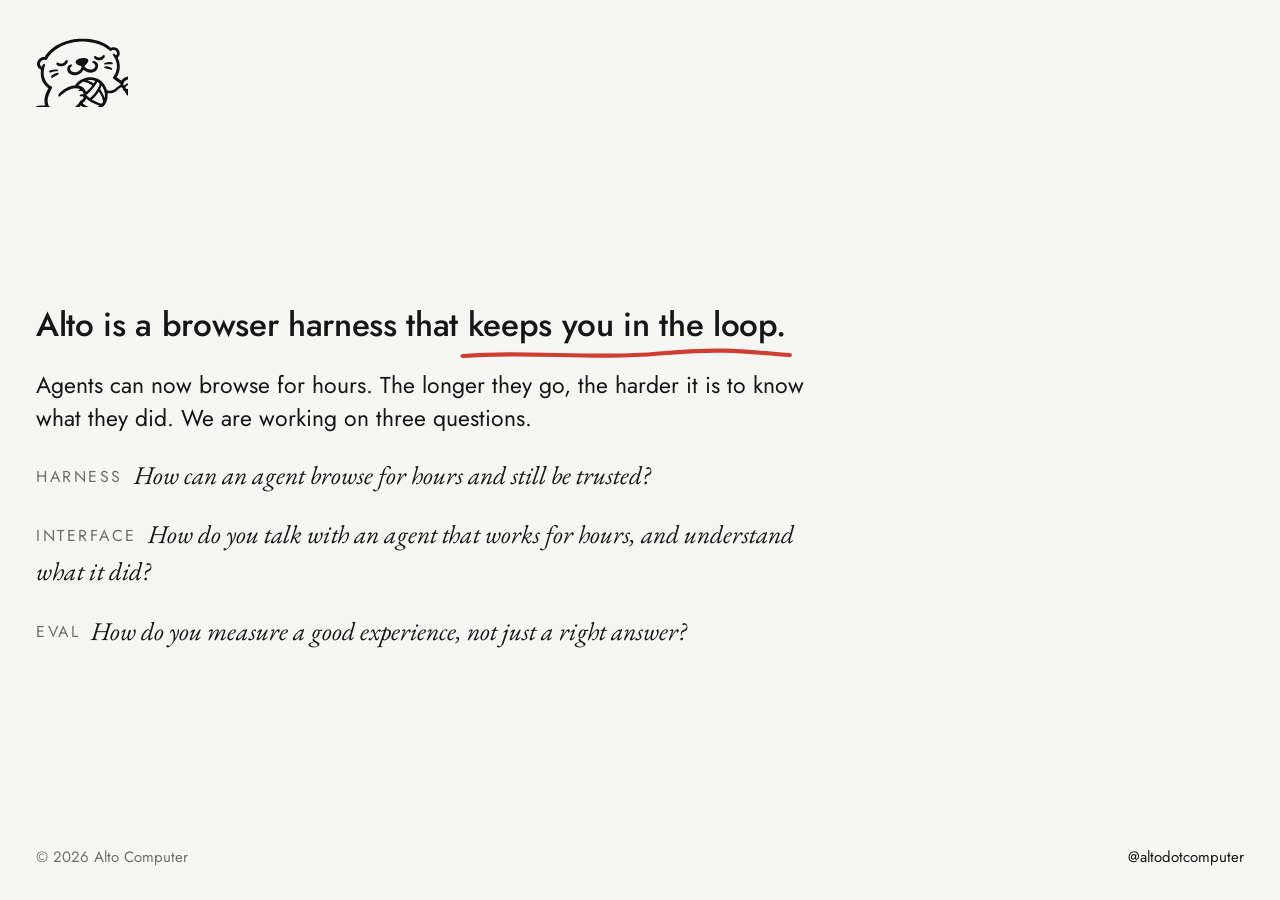
<file: drafts/b-note.html>
<!doctype html><html lang="en"><head><meta charset="utf-8"><meta name="viewport" content="width=device-width, initial-scale=1">
<title>Alto · Note</title><link rel="stylesheet" href="https://fonts.googleapis.com/css2?family=Jost:wght@400;500;600&family=EB+Garamond:ital,wght@1,400&display=swap"><style>
:root{--sky:#f6f7f4;--ink:#151716;--muted:#6b706d;--thread:#cf3f31}
html,body{height:100%;margin:0} body{background:var(--sky);color:var(--ink);font-family:Jost,Futura,"Avenir Next",sans-serif;display:flex;flex-direction:column;overflow:hidden}
.wrap{flex:1;display:flex;flex-direction:column;padding:32px 36px}
.otter{width:92px;height:auto}
main{flex:1;display:flex;flex-direction:column;justify-content:center;max-width:780px;gap:22px}
.lead{font-size:clamp(26px,2.6vw,34px);font-weight:500;line-height:1.3;margin:0;letter-spacing:-.01em}
.loop{position:relative;white-space:nowrap}
.loop svg{position:absolute;left:-2%;bottom:-.42em;width:104%;height:.5em;overflow:visible}
p{font-size:clamp(19px,1.8vw,23px);line-height:1.45;margin:0;color:var(--ink)}
.q{font-family:"EB Garamond",Garamond,Georgia,serif;font-style:italic;font-size:clamp(22px,2vw,26px)}
.k{font-style:normal;font-family:Jost,sans-serif;font-size:.62em;letter-spacing:.16em;color:var(--muted);margin-right:.7em;vertical-align:.15em}
footer{display:flex;justify-content:space-between;font-size:15px;color:var(--muted)} footer a{color:var(--ink);text-decoration:none}
</style></head><body><div class="wrap">
<img class="otter" src="../assets/otter.svg" alt="Clew the otter">
<main>
<p class="lead">Alto is a browser harness that <span class="loop">keeps you in the loop.<svg viewBox="0 0 300 20" preserveAspectRatio="none" aria-hidden="true"><path d="M2,12 C60,6 120,16 180,9 S260,7 298,11" fill="none" stroke="#cf3f31" stroke-width="5" stroke-linecap="round"/></svg></span></p>
<p>Agents can now browse for hours. The longer they go, the harder it is to know what they did. We are working on three questions.</p>
<p class="q"><span class="k">HARNESS</span>How can an agent browse for hours and still be trusted?</p>
<p class="q"><span class="k">INTERFACE</span>How do you talk with an agent that works for hours, and understand what it did?</p>
<p class="q"><span class="k">EVAL</span>How do you measure a good experience, not just a right answer?</p>
</main>
<footer><span>© 2026 Alto Computer</span><a href="https://x.com/altodotcomputer">@altodotcomputer</a></footer>
</div></body></html>
</file>
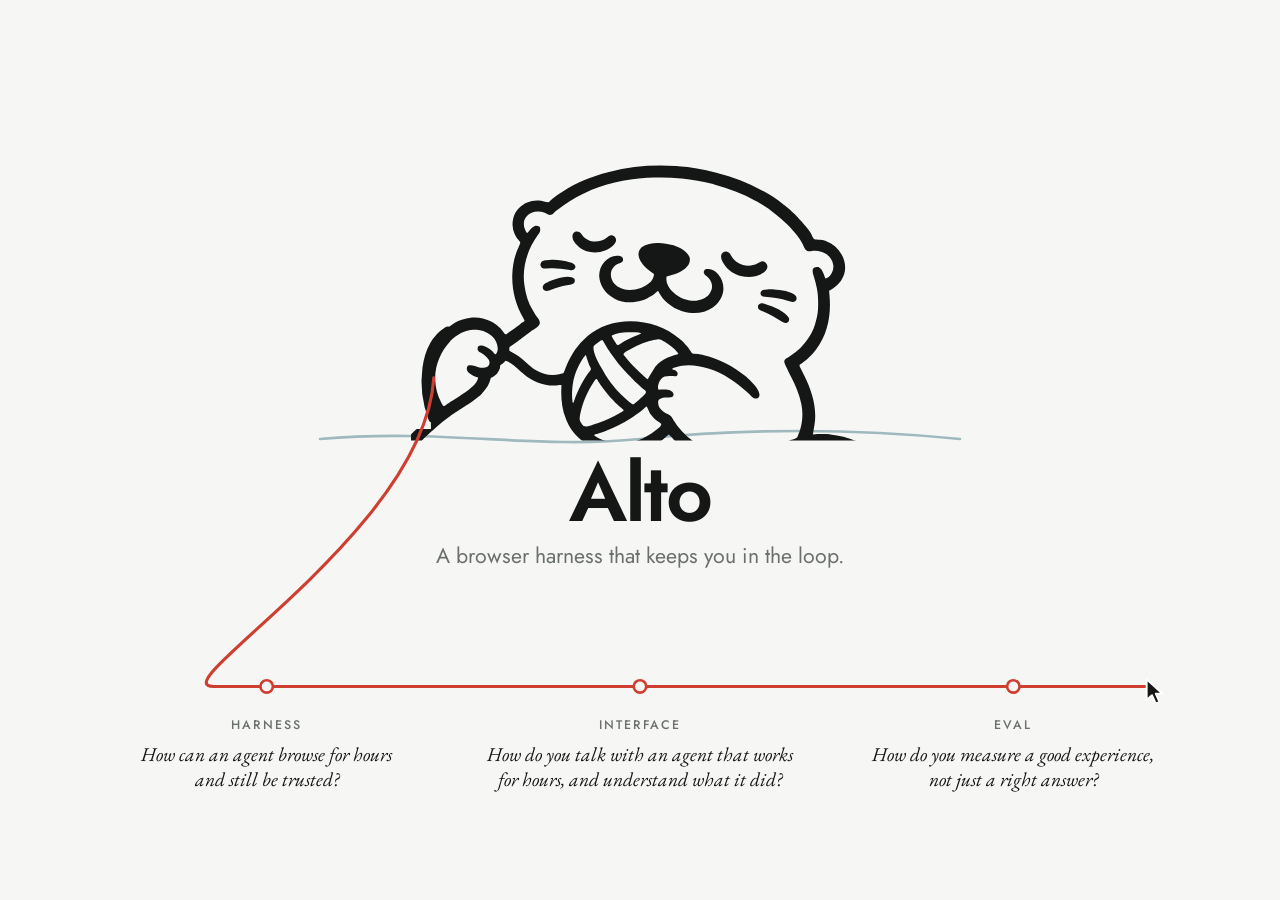
<file: drafts/c-nap.html>
<!doctype html><html lang="en"><head><meta charset="utf-8"><meta name="viewport" content="width=device-width, initial-scale=1">
<title>Alto · Nap</title><link rel="stylesheet" href="https://fonts.googleapis.com/css2?family=Jost:wght@400;500;600&family=EB+Garamond:ital,wght@1,400&display=swap"><style>html,body{height:100%;margin:0} body{background:#f6f7f4;overflow:hidden} svg{display:block;width:100%;height:100%}
.geo{font-family:Jost,Futura,"Avenir Next",sans-serif} .ren{font-family:"EB Garamond",Garamond,Georgia,serif;font-style:italic}</style></head><body><svg viewBox="0 0 1440 900" preserveAspectRatio="xMidYMid meet" role="img" aria-label="Alto">
<rect width="1440" height="900" fill="#f6f7f4"/>
<path d="M360,437.6 C500,425.6 600,449.6 720,437.6 S960,425.6 1080,437.6" fill="none" stroke="#9fb9bf" stroke-width="3" stroke-linecap="round"/>
<g transform="translate(1440.0,0) scale(-1,1)"><clipPath id="c"><rect x="400" y="600" width="1610" height="1060"/></clipPath>
<g transform="translate(334.4,-92.0) scale(0.32)"><g clip-path="url(#c)"><g fill="#151716"><path d="M0 0 C1.08 0.28 2.17 0.56 3.29 0.85 C58.25 15.07 115.66 35.71 162.33 68.83 C164.74 70.52 167.19 72.12 169.65 73.74 C180.1 80.62 190.39 87.64 199.94 95.75 C200.48 96.21 201.03 96.67 201.59 97.15 C203.82 99.06 206 101 208.09 103.06 C209.81 104.75 209.81 104.75 213 107 C218.47 106.65 223.54 105.44 228.81 104 C235.22 102.34 241.36 101.23 248 101 C248.95 100.96 249.9 100.92 250.88 100.88 C276.51 100.31 298.79 110.28 317.12 127.75 C332.55 143.61 339.4 164.73 339.15 186.58 C338.24 207.43 330.17 227.72 315.37 242.58 C312.79 245.31 312 246.63 311.98 250.43 C313.07 254.24 314.6 257.57 316.44 261.06 C331.68 291.9 338.98 327.77 340 362 C340.04 363.21 340.08 364.42 340.12 365.66 C340.99 417.09 327.25 469.26 301.44 513.72 C297.43 520.67 297.43 520.67 297 525 C297.29 525.14 297.29 525.14 298.75 525.82 C301.01 527 302.94 528.32 304.98 529.84 C305.75 530.4 306.51 530.96 307.29 531.54 C307.7 531.85 307.7 531.85 309.75 533.38 C310.59 534 311.44 534.62 312.31 535.27 C316.31 538.24 320.31 541.23 324.28 544.24 C331.28 549.55 338.32 554.67 345.68 559.47 C350.56 562.65 355.16 566.09 359.73 569.7 C362 571 362 571 364 571.11 C367.17 569.35 368.8 566.45 370.75 563.5 C377.71 553.41 385.23 545.48 395 538 C395.77 537.4 396.54 536.81 397.33 536.2 C410.56 526.43 425.14 520.08 441 516 C441.68 515.82 442.36 515.64 443.06 515.46 C477.63 506.83 516.93 515.48 547.13 533.52 C560.82 541.99 573.44 551.8 585 563 C585.56 563.53 586.12 564.07 586.69 564.62 C595.29 572.84 603 581.39 610 591 C610.45 591.62 610.91 592.24 611.38 592.88 C619.58 604.19 626.37 616.13 632.83 628.5 C647.52 656.51 668.83 682.75 694 702 C695.04 702.81 696.07 703.63 697.14 704.46 C730.19 729.94 768.9 745.51 809 756 C810.04 756.27 811.08 756.55 812.15 756.83 C844.52 765.14 877.89 769.26 910.89 774.26 C913.05 774.59 915.22 774.92 917.38 775.24 C918.1 775.35 918.81 775.46 919.55 775.57 C920.98 775.79 922.42 776.01 923.85 776.23 C927.31 776.75 930.77 777.28 934.23 777.79 C958.62 781.41 982.9 785.67 1006.69 792.25 C1007.02 792.34 1007.02 792.34 1008.73 792.81 C1022.51 796.61 1035.82 801.45 1049 807 C1049.86 807.36 1050.71 807.72 1051.6 808.09 C1062.27 812.62 1072.72 817.63 1083 823 C1083.74 823.38 1084.48 823.77 1085.24 824.17 C1109.88 837.09 1132.78 853.09 1155.95 868.44 C1164.81 874.31 1173.7 880.13 1182.66 885.83 C1183.46 886.34 1184.26 886.85 1185.08 887.37 C1185.82 887.84 1186.55 888.3 1187.31 888.78 C1187.95 889.19 1188.6 889.59 1189.26 890.01 C1191 891 1191 891 1194 892 C1194 907.84 1194 923.68 1194 940 C1190.83 938.73 1188.25 937.68 1185.39 936 C1184.73 935.62 1184.07 935.23 1183.38 934.83 C1182.68 934.41 1181.97 933.99 1181.25 933.56 C1180.88 933.34 1180.88 933.34 1178.98 932.22 C1171.67 927.86 1164.53 923.26 1157.42 918.58 C1154.73 916.82 1152.04 915.07 1149.34 913.32 C1140.97 907.88 1132.61 902.43 1124.31 896.88 C1101.52 881.63 1078.52 867.32 1054 855 C1053.18 854.59 1052.36 854.17 1051.52 853.75 C998.56 827.15 939.31 819.05 881.46 809.9 C830.84 801.88 780.25 792.56 733 772 C732.19 771.65 731.37 771.3 730.53 770.94 C719.95 766.38 709.98 760.83 700.06 755 C698.95 754.35 697.84 753.7 696.69 753.02 C689.08 748.47 681.99 743.45 675 738 C674.29 737.45 673.58 736.9 672.84 736.34 C671.1 734.98 669.36 733.62 667.62 732.25 C667.06 731.81 666.5 731.37 665.92 730.91 C663.13 728.72 660.4 726.49 657.71 724.17 C655 722 655 722 653 722 C652.99 722.77 652.98 723.55 652.97 724.34 C652.41 761.63 648.23 818.77 620 847 C619.53 849.19 619.53 849.19 620 852 C622.14 854.2 624.18 856.04 626.56 857.94 C627.95 859.09 629.34 860.25 630.72 861.41 C631.44 862 632.15 862.59 632.88 863.2 C636.19 866.01 639.35 868.96 642.5 871.94 C643.11 872.51 643.73 873.09 644.36 873.69 C645.61 874.86 646.86 876.04 648.1 877.21 C651.33 880.25 654.57 883.28 657.81 886.31 C658.44 886.9 659.07 887.49 659.72 888.09 C663.19 891.34 666.7 894.53 670.25 897.69 C675.72 902.58 680.85 907.78 686 913 C687.67 914.67 689.33 916.33 691 918 C702 929 702 929 704.29 931.29 C706.58 933.58 708.88 935.86 711.18 938.14 C712.74 939.7 714.31 941.26 715.88 942.81 C716.26 943.2 716.26 943.2 718.23 945.14 C723.04 949.93 727.59 954.85 732 960 C733.75 961.97 735.5 963.94 737.26 965.9 C739 968 739 968 740.68 970.54 C741.24 971.37 741.8 972.2 742.38 973.06 C742.86 973.84 743.34 974.61 743.84 975.41 C746.39 977.29 747.03 977.17 750.09 976.87 C751.73 976.6 753.37 976.31 755 976 C755.41 975.93 755.41 975.93 757.46 975.56 C760.02 975.08 762.57 974.58 765.12 974.06 C797.02 967.87 853.54 957.87 883.37 974.75 C886.3 977 887.96 979.45 889 983 C889.43 987.59 888.33 990.45 885.94 994.38 C879.08 1000.51 869.84 999.16 861.19 999 C827.49 998.68 794.24 1003 762 1013 C761.03 1013.3 760.05 1013.59 759.05 1013.9 C743.35 1018.72 727.87 1024.12 712.38 1029.56 C696.69 1035.07 681.01 1040.49 665 1045 C664.02 1045.28 663.04 1045.55 662.04 1045.84 C646.21 1050.23 630.29 1052.98 614 1055 C613.22 1055.1 612.44 1055.21 611.64 1055.31 C554.18 1062.17 497.28 1046.38 443.9 1026.74 C412.56 1015.22 380.94 1005.27 347.88 1000.19 C347.19 1000.08 346.51 999.98 345.8 999.87 C274.07 988.94 207.96 1013.21 143.55 1041.87 C84.15 1068.29 24.31 1089.57 -41.56 1089.31 C-42.57 1089.31 -43.58 1089.31 -44.62 1089.31 C-60.63 1089.25 -76.15 1088.41 -92 1086 C-94.44 1085.64 -96.88 1085.28 -99.32 1084.92 C-101.99 1084.53 -104.67 1084.14 -107.35 1083.74 C-108.25 1083.61 -109.15 1083.48 -110.08 1083.34 C-111.9 1083.07 -113.72 1082.8 -115.54 1082.53 C-162.28 1075.63 -205.27 1078.5 -251.69 1086.69 C-281.89 1092 -311.55 1095.42 -342.25 1095.31 C-343.42 1095.31 -344.58 1095.31 -345.78 1095.3 C-362.69 1095.25 -379.31 1095.01 -396 1092 C-396.32 1091.94 -396.32 1091.94 -397.93 1091.65 C-416.96 1088.23 -435.58 1083.89 -454 1078 C-454.44 1077.86 -454.44 1077.86 -456.66 1077.17 C-471.16 1072.67 -485.08 1067.03 -499 1061 C-499.53 1060.77 -499.53 1060.77 -502.21 1059.62 C-525.99 1049.38 -549.25 1038.06 -571.76 1025.26 C-584.5 1018.08 -597.42 1011.19 -610.39 1004.42 C-613.42 1002.84 -616.43 1001.23 -619.42 999.58 C-694.75 958.42 -773.95 952.51 -855.58 976.03 C-861.35 977.75 -867.1 979.52 -872.83 981.37 C-879.71 983.36 -886.64 984.34 -893.38 981.44 C-896.35 979.74 -897.16 978.76 -899.12 975.75 C-900.43 970.16 -899.51 966.43 -896.5 961.59 C-892.98 957.95 -888.99 955.96 -884.5 953.69 C-883.57 953.21 -882.63 952.73 -881.67 952.24 C-849.42 935.99 -813.85 926.46 -778 923 C-777.07 922.9 -776.13 922.81 -775.17 922.71 C-767.07 921.94 -759.01 921.85 -750.88 921.88 C-750.2 921.88 -749.53 921.88 -748.83 921.88 C-738.19 921.89 -727.61 922.19 -717 923 C-717.65 916.41 -718.69 910 -719.94 903.5 C-720.64 899.67 -721.33 895.84 -722 892 C-722.13 891.29 -722.25 890.58 -722.38 889.84 C-732.44 830.19 -712.88 768.57 -686.42 715.82 C-685.92 714.83 -685.42 713.84 -684.91 712.81 C-682.38 707.78 -679.83 702.74 -677.26 697.72 C-676.79 696.78 -676.31 695.84 -675.82 694.87 C-674.91 693.09 -673.99 691.3 -673.07 689.52 C-672.87 689.12 -672.87 689.12 -671.84 687.1 C-671.49 686.4 -671.13 685.7 -670.76 684.98 C-670 683 -670 683 -670 679 C-671.26 677.62 -671.26 677.62 -673.04 676.37 C-673.7 675.9 -674.35 675.43 -675.03 674.94 C-675.74 674.45 -676.45 673.95 -677.19 673.44 C-678.68 672.36 -680.16 671.28 -681.64 670.19 C-682.39 669.65 -683.13 669.11 -683.89 668.56 C-699.6 656.96 -714.27 642.6 -726 627 C-726.86 625.89 -727.73 624.78 -728.59 623.67 C-769.78 569.91 -781.38 500.73 -775.24 434.7 C-774.9 430.95 -774.64 427.19 -774.38 423.44 C-774.3 422.36 -774.23 421.29 -774.15 420.18 C-774.12 419.82 -774.12 419.82 -774 418 C-775.11 417.37 -776.22 416.74 -777.37 416.09 C-801.35 402.36 -819.54 384.45 -827.44 357.38 C-833.38 334.93 -829.63 311.13 -818.31 290.94 C-805.54 269.04 -787.47 253.45 -764 244 C-762.78 243.51 -761.57 243.01 -760.32 242.5 C-753.87 240.2 -748.23 238.92 -741.34 238.66 C-723.34 237.89 -723.34 237.89 -718.99 234.37 C-715.71 230.17 -713.89 225.35 -712.01 220.41 C-710.39 216.55 -708.11 213.26 -705.69 209.88 C-705.24 209.23 -704.78 208.58 -704.32 207.91 C-699.38 200.94 -693.96 194.36 -688.49 187.8 C-687.12 186.15 -685.77 184.48 -684.42 182.8 C-680.74 178.21 -677.02 173.85 -672.78 169.78 C-671.03 168.03 -669.42 166.21 -667.82 164.33 C-663.92 159.84 -659.78 155.63 -655.56 151.44 C-654.85 150.72 -654.14 150.01 -653.4 149.27 C-649.32 145.19 -645.14 141.29 -640.77 137.53 C-638.59 135.65 -636.49 133.7 -634.38 131.75 C-628.78 126.7 -622.88 122.1 -616.92 117.5 C-615.01 116.01 -613.14 114.49 -611.26 112.96 C-590.89 96.49 -568.47 81.8 -545.44 69.33 C-542.9 67.95 -540.38 66.53 -537.86 65.11 C-488.35 37.39 -435.1 17.87 -380.29 3.6 C-378.19 3.05 -376.09 2.5 -373.99 1.94 C-331.73 -9.18 -286.98 -17.25 -243.32 -19.81 C-240.87 -19.95 -238.42 -20.1 -235.98 -20.26 C-156.68 -25.49 -77.05 -20.12 0 0 Z M-253 23 C-253.41 23.04 -253.41 23.04 -255.47 23.25 C-292.69 27.06 -329.84 33.34 -366 43 C-366.63 43.17 -366.63 43.17 -369.84 44.02 C-420.43 57.52 -470.54 75.75 -516 102 C-516.86 102.49 -517.73 102.98 -518.62 103.49 C-540.33 115.83 -561.31 129.63 -581 145 C-582.19 145.92 -583.39 146.84 -584.58 147.75 C-599.16 159.01 -612.73 171.24 -626 184 C-626.59 184.56 -627.17 185.13 -627.78 185.71 C-633.9 191.61 -639.58 197.7 -644.87 204.38 C-646.9 206.88 -649.04 209.22 -651.25 211.56 C-665.36 227.12 -678.15 246.12 -686.33 265.48 C-688.82 271.24 -691.78 274.76 -697.25 277.81 C-702.28 279.41 -707.01 279.69 -712.18 278.5 C-731.14 275.14 -749.09 279.58 -765 290 C-778.15 299.54 -785.82 312.1 -788.53 328.14 C-789.98 341.03 -786.2 352.15 -778.91 362.72 C-774.08 368.49 -768.53 373.74 -761 375 C-760.7 374.22 -760.4 373.45 -760.09 372.65 C-758.94 369.73 -757.79 366.82 -756.63 363.9 C-755.89 362.04 -755.16 360.17 -754.44 358.3 C-750.51 348.48 -746.22 339.44 -736.25 334.69 C-731.37 333.66 -726.64 333.55 -722.16 336.01 C-718.88 338.56 -716.94 340.97 -716 345 C-715.71 350.91 -716.46 355.63 -718.2 361.26 C-718.67 362.85 -719.14 364.45 -719.61 366.05 C-719.86 366.88 -720.1 367.7 -720.36 368.56 C-724.27 381.66 -727.88 394.78 -730.56 408.19 C-730.79 409.3 -731.02 410.41 -731.25 411.55 C-734.5 428.57 -735.38 445.65 -735.31 462.94 C-735.31 463.4 -735.31 463.4 -735.31 465.72 C-735.26 479.02 -734.87 491.96 -732 505 C-731.82 505.84 -731.65 506.68 -731.46 507.55 C-730.14 513.75 -728.61 519.87 -727 526 C-726.8 526.81 -726.59 527.63 -726.38 528.46 C-718.61 559.07 -702.06 587.38 -680.52 610.29 C-678.43 612.54 -676.46 614.83 -674.5 617.19 C-671.01 621.2 -667.01 624.44 -662.85 627.73 C-661.07 629.15 -659.31 630.59 -657.59 632.08 C-649.9 638.66 -641.53 644.12 -633.09 649.67 C-632.24 650.22 -631.4 650.78 -630.53 651.35 C-628.83 652.46 -627.13 653.55 -625.43 654.64 C-625.02 654.9 -625.02 654.9 -622.99 656.22 C-622.27 656.68 -621.56 657.13 -620.82 657.6 C-617.7 660 -616.83 662.23 -616 666 C-616.67 673.26 -619.93 679.63 -623.12 686.06 C-623.57 686.98 -624.02 687.91 -624.48 688.86 C-625.98 691.91 -627.49 694.96 -629 698 C-629.3 698.6 -629.6 699.2 -629.91 699.82 C-633.27 706.58 -636.65 713.32 -640.08 720.04 C-655.69 750.54 -669.13 781.26 -676 815 C-676.17 815.82 -676.33 816.63 -676.5 817.47 C-681.62 844 -681.12 872.97 -674 899 C-673.8 899.75 -673.6 900.51 -673.4 901.29 C-672.16 905.94 -670.66 910.48 -669 915 C-668.71 915.81 -668.43 916.62 -668.13 917.45 C-667.18 920.06 -666.19 922.66 -665.19 925.25 C-665.04 925.66 -665.04 925.66 -664.29 927.71 C-662.67 931.7 -661.31 934.26 -657.42 936.3 C-655.96 936.9 -654.49 937.47 -653 938 C-652.18 938.31 -651.37 938.62 -650.53 938.95 C-647.73 939.99 -644.93 941 -642.12 942 C-622.93 949.04 -604.53 957.86 -586.58 967.61 C-583.68 969.17 -580.77 970.73 -577.86 972.28 C-567.35 977.89 -556.91 983.59 -546.56 989.5 C-452.25 1043.19 -360.59 1066.19 -252.82 1048.51 C-204.19 1040.54 -157.26 1038.46 -108.38 1046 C-22.36 1059.24 52.08 1040.89 130.45 1005.38 C174.3 985.59 218.36 968.83 266 961 C266.73 960.87 267.46 960.75 268.22 960.61 C310.17 953.4 355.04 959.1 396 969 C397.16 969.28 398.32 969.56 399.52 969.84 C421.5 975.18 442.7 982.48 464 990 C487.75 998.38 511.45 1006.17 536.12 1011.38 C536.69 1011.49 536.69 1011.49 539.53 1012.1 C555.63 1015.34 571.61 1016.41 588 1016.38 C588.89 1016.37 589.78 1016.37 590.7 1016.37 C605.81 1016.33 620.2 1015.2 635 1012 C636.02 1011.79 637.05 1011.57 638.1 1011.35 C658.88 1006.93 679.1 1000.4 699 993 C698.11 988.43 695.46 985.7 692.44 982.31 C691.86 981.66 691.29 981 690.69 980.33 C684.29 973.11 677.66 966.11 671.01 959.12 C669.04 957.04 667.09 954.96 665.14 952.86 C644.34 930.48 644.34 930.48 633.71 921.5 C631.94 919.95 630.32 918.32 628.69 916.62 C625.95 913.83 623.06 911.38 620 908.94 C615.29 905.16 610.88 901.15 606.5 897 C600.54 891.38 594.45 886.06 588 881 C587.34 880.48 586.68 879.96 586 879.42 C576.76 872.12 567.43 865.01 557.79 858.26 C555.9 856.93 554.03 855.59 552.16 854.25 C537.19 843.51 521.71 833.57 506.12 823.75 C505.36 823.27 504.59 822.78 503.79 822.28 C503.04 821.8 502.28 821.33 501.5 820.84 C500 819.89 498.5 818.95 497 818 C496.63 817.77 496.63 817.77 494.74 816.58 C485.1 810.49 475.91 804.13 467 797 C466.07 796.27 465.14 795.53 464.19 794.77 C461.78 792.86 459.39 790.93 457 789 C456.44 788.56 455.88 788.13 455.3 787.68 C451.71 784.83 448.79 781.62 445.84 778.14 C444.63 776.74 443.4 775.36 442.13 774.01 C430.43 761.51 419.91 745.37 416.7 728.43 C415.91 725.69 415.25 724.71 413 723 C411.48 722.22 409.94 721.5 408.38 720.81 C395.89 714.69 388.62 704.13 383.66 691.4 C382.98 688.94 382.99 687.03 383.06 684.5 C382.83 680.83 382.01 680 379.23 677.43 C376.98 675.67 374.65 674.06 372.3 672.46 C368.87 670.07 366.54 667.3 364 664 C346.94 668.63 332.77 681.31 320.09 693.15 C314.56 698.29 308.78 703.15 303 708 C302.71 708.25 302.71 708.25 301.22 709.5 C268.07 737.46 228.7 753.52 185 751 C181.74 750.62 178.6 750.15 175.4 749.44 C172.57 748.92 169.87 748.93 167 749 C167.07 750.28 167.14 751.57 167.22 752.89 C169.39 793.3 166.59 832.16 151 870 C150.84 870.39 150.84 870.39 150.04 872.37 C140.07 896.52 123.15 921.38 103.07 938.24 C101.62 939.47 100.22 940.74 98.84 942.04 C91.51 948.96 83.43 954.52 75 960 C74.7 960.2 74.7 960.2 73.15 961.2 C39.35 982.96 -0.88 994.53 -41.06 994.31 C-41.78 994.31 -42.5 994.31 -43.24 994.31 C-55.69 994.25 -67.76 993.39 -80 991 C-80.99 990.81 -81.99 990.62 -83.01 990.43 C-127.42 981.8 -169.48 960.95 -202.23 929.59 C-204.73 927.25 -207.29 925.1 -210 923 C-214.32 926.4 -217.82 929.88 -221.25 934.19 C-228.35 943.05 -236.34 950.71 -245.21 957.77 C-248.05 960.04 -250.8 962.39 -253.56 964.75 C-267.45 976.29 -282.34 986.05 -298 995 C-298.64 995.37 -299.28 995.74 -299.94 996.12 C-321.21 1008.32 -355.63 1027.32 -381.2 1021.5 C-385.77 1020.01 -388.51 1018.28 -391 1014 C-392.61 1009.26 -391.62 1005.76 -390.18 1001.15 C-386.67 994.75 -379.11 992.73 -372.75 990.06 C-315.5 965.45 -257.75 926.28 -225.93 871.32 C-224.26 868.44 -222.55 865.61 -220.75 862.81 C-220.33 862.16 -219.91 861.51 -219.48 860.83 C-215.3 855.67 -209.63 853.19 -203.81 850.31 C-196.1 846.37 -189.94 842.38 -184 836 C-183.41 835.39 -182.82 834.79 -182.21 834.16 C-175.28 826.63 -172.62 818.82 -172.8 808.69 C-173.08 804.92 -173.6 802.96 -176 800 C-186.59 792.74 -198.21 792.72 -210.56 793.16 C-215.83 793.28 -219.47 793.05 -224 790 C-226.21 786.8 -227.02 784.9 -226.94 781 C-225.12 775.17 -222.68 772.09 -217.31 769.25 C-209.12 765.23 -200.86 764.7 -191.88 764.81 C-190.92 764.81 -189.97 764.81 -189 764.81 C-183.9 764.85 -179.03 765.13 -174 766 C-170.52 757.87 -172.37 749.31 -175.42 741.26 C-179.74 731.63 -185.44 723.63 -195.54 719.75 C-204.02 717.18 -211.66 716.91 -220.46 717.69 C-224.02 718 -227.55 718.25 -231.12 718.38 C-232.16 718.42 -233.19 718.47 -234.26 718.52 C-237 718 -237 718 -239.33 715.69 C-241.58 712.07 -241.72 710.2 -241 706 C-237.48 699.43 -231.81 697.18 -225 695 C-224.01 694.67 -223.02 694.34 -222 694 C-222.33 693.01 -222.66 692.02 -223 691 C-225.3 689.85 -227.47 688.93 -229.88 688.06 C-230.58 687.8 -231.28 687.55 -232.01 687.28 C-270.18 673.86 -311.27 679.4 -349 691 C-349.47 691.14 -349.47 691.14 -351.85 691.88 C-401.32 707.42 -445.48 737.43 -483.21 772.44 C-485.71 774.73 -488.25 776.97 -490.81 779.19 C-493.66 781.69 -496.14 784.27 -498.56 787.19 C-503.03 792.41 -507.73 795.9 -514.62 797 C-518.81 797.25 -521.5 796.42 -525 794 C-528.18 791.15 -528.87 787.81 -529.18 783.68 C-527.66 761.49 -503.41 739.33 -487.81 725.12 C-486.22 723.74 -484.61 722.36 -483 721 C-482.18 720.3 -481.35 719.6 -480.5 718.88 C-436.87 682.51 -385.88 656.68 -330.56 643.75 C-329.51 643.5 -328.46 643.26 -327.37 643 C-317.87 640.85 -308.4 638.92 -298.62 638.94 C-295.34 638.68 -293.59 638.47 -291.01 636.39 C-289.13 634.02 -287.57 631.59 -286 629 C-284.62 626.91 -283.22 624.82 -281.81 622.75 C-281.44 622.2 -281.07 621.66 -280.69 621.09 C-276.86 615.56 -272.36 610.74 -267.72 605.88 C-265.64 603.67 -263.67 601.47 -261.75 599.12 C-259.77 596.77 -257.65 594.74 -255.32 592.73 C-254.62 592.11 -253.91 591.5 -253.18 590.87 C-252.46 590.25 -251.74 589.64 -251 589 C-250.35 588.44 -249.7 587.88 -249.03 587.3 C-201.41 546.44 -138.92 524.8 -76.38 524.75 C-75.66 524.75 -74.94 524.75 -74.2 524.75 C-20 524.83 34.89 541.73 76 578 C76.93 578.82 77.85 579.63 78.8 580.47 C81.91 583.27 84.97 586.12 88 589 C88.59 589.55 89.18 590.11 89.78 590.68 C119.46 618.81 139.49 654.94 154.02 692.79 C154.36 693.67 154.7 694.55 155.05 695.47 C155.66 697.09 156.24 698.73 156.79 700.38 C158.55 705.62 158.55 705.62 160.78 707.52 C163.51 708.44 166.21 709.27 169 710 C169.69 710.18 170.38 710.36 171.08 710.55 C201.61 718.28 229.56 712.98 256.66 697.42 C270.39 689.09 282.61 677.97 294.31 667.06 C309.74 652.95 327.13 641.22 345.71 631.71 C349 630 349 630 350 629 C350.18 627.07 350.27 625.13 350.31 623.19 C350.33 622.66 350.33 622.66 350.43 619.98 C349.89 616.24 348.92 615.33 346 613 C344.17 611.67 342.31 610.38 340.44 609.12 C327.78 600.51 315.59 591.24 303.44 581.94 C294.08 574.78 284.6 567.83 275 561 C274.03 560.3 273.05 559.61 272.05 558.89 C267.88 555.93 263.65 553.14 259.31 550.44 C251.7 545.63 245.37 541.39 243.06 532.31 C242.33 523.4 247.73 516.75 253.01 510.16 C257.56 504.44 261.24 498.34 264.85 492 C266.01 489.98 267.2 487.99 268.4 486 C284.1 459.37 292.68 430.41 297 400 C297.12 399.22 297.24 398.43 297.36 397.62 C306.62 335.73 286.36 272.36 250.31 222.25 C249.86 221.62 249.4 220.98 248.93 220.33 C248.04 219.09 247.14 217.86 246.24 216.63 C242.98 212.15 241.85 209.13 241.81 203.62 C241.8 202.69 241.78 201.75 241.77 200.79 C242.02 197.8 242.67 195.67 244 193 C249.23 189.63 254.96 189.23 261 190 C271.6 194.01 279.38 205.36 286 214 C287.77 213.91 287.77 213.91 290 213 C291.41 210.78 292.53 208.74 293.62 206.38 C293.77 206.07 293.77 206.07 294.53 204.54 C299.84 193.53 300.99 181.3 297.38 169.56 C292.49 156.95 284.37 149.01 272.21 143.29 C256.6 137.02 241.18 137.93 225.65 143.85 C222.25 145.33 219.06 147.06 215.88 148.95 C211.86 151.2 208.53 151.37 204 151 C198.71 149.24 195.82 146.89 192.33 142.53 C190.25 140.14 187.84 138.34 185.31 136.44 C184.76 136.02 184.2 135.6 183.63 135.17 C181.76 133.77 179.88 132.38 178 131 C177.32 130.5 176.63 129.99 175.93 129.47 C164.85 121.3 153.55 113.5 142 106 C141.61 105.75 141.61 105.75 139.65 104.47 C123.34 93.9 106.54 84.37 89 76 C88.21 75.62 87.42 75.25 86.61 74.86 C18.37 42.55 -57.75 25.6 -133 21 C-133.64 20.96 -134.29 20.92 -134.95 20.88 C-150.17 19.93 -165.38 19.76 -180.62 19.75 C-181.89 19.75 -183.16 19.75 -184.47 19.75 C-207.43 19.77 -230.16 20.67 -253 23 Z M413 576 C412.35 576.54 411.7 577.08 411.04 577.63 C398.91 588.6 391.87 604.91 391 621 C391.34 628.23 392.71 635.66 398 641 C401 641 401 641 402.44 639.57 C402.95 638.91 403.47 638.24 404 637.56 C414.26 625.36 431.7 612.39 448.09 610.8 C452.85 610.7 456.25 610.71 460 614 C462.3 617.66 462.1 620.79 461.68 624.94 C459.75 630.78 455.12 633.35 450 636.12 C442.33 640.51 436.19 645.73 430 652 C429.64 652.36 429.64 652.36 427.81 654.2 C423.34 658.95 420.17 663.62 419.91 670.29 C420.25 675.47 421.45 679.08 425 683 C433.82 688.99 445.67 689.31 456 688 C461.44 686.74 466.64 684.78 471.85 682.81 C480.25 679.65 486.17 677.85 494.88 681.06 C498.02 683.93 499.28 686.82 500 691 C499.95 697.27 497.44 701.65 493.18 706.09 C483.69 714.41 471.92 719.29 460 723 C461.72 740.24 479.27 754.81 491.91 765.19 C507.33 777.43 524.42 787.61 541.04 798.12 C546.45 801.55 551.85 804.99 557.25 808.44 C558.27 809.09 559.3 809.74 560.35 810.41 C566.01 814.02 571.5 817.75 576.83 821.83 C579 823 579 823 581.12 822.92 C583.54 821.74 584.25 820.57 585.59 818.24 C586.04 817.46 586.49 816.68 586.96 815.87 C587.19 815.45 587.19 815.45 588.38 813.31 C588.86 812.44 589.35 811.57 589.85 810.68 C603.21 786.55 610.05 759.51 611 732 C611.04 730.82 611.08 729.65 611.12 728.44 C611.98 678.62 591.63 631.22 558 595 C557.46 594.41 556.92 593.81 556.37 593.2 C536.3 572.03 505.87 555.69 476.42 554.7 C452.18 554.44 431.68 559.9 413 576 Z M-103.6 564.89 C-103.96 564.93 -103.96 564.93 -105.78 565.12 C-110.75 565.75 -110.75 565.75 -113 568 C-109.38 570.41 -105.79 571.87 -101.72 573.29 C-91.16 577.02 -81.13 581.63 -71.12 586.62 C-70.44 586.97 -69.76 587.31 -69.06 587.66 C-58.66 592.88 -48.65 598.55 -38.9 604.92 C-38.04 605.48 -37.18 606.03 -36.3 606.6 C-35.56 607.09 -34.82 607.58 -34.06 608.08 C-32 609 -32 609 -29.91 608.89 C-27.42 607.73 -26.63 606.47 -25.2 604.13 C-24.7 603.33 -24.2 602.54 -23.68 601.71 C-23.17 600.86 -22.66 600 -22.12 599.12 C-21.59 598.26 -21.06 597.4 -20.52 596.51 C-10 579.3 -10 579.3 -10 575 C-26.74 567.96 -46.24 563.86 -64.4 563.83 C-65.19 563.83 -65.98 563.83 -66.8 563.82 C-68.48 563.82 -70.15 563.81 -71.83 563.81 C-74.33 563.81 -76.84 563.79 -79.34 563.78 C-87.48 563.75 -95.51 563.98 -103.6 564.89 Z M-192 595 C-192.71 595.44 -193.41 595.88 -194.14 596.34 C-211.81 607.48 -230.85 620.66 -243 638 C-243 638.99 -243 639.98 -243 641 C-242.72 641.07 -242.72 641.07 -241.28 641.42 C-208.21 649.7 -174.31 664.91 -155.98 695.35 C-154.61 697.73 -153.27 700.14 -151.94 702.55 C-150.18 705.67 -148.33 708.68 -146.38 711.69 C-143.39 716.29 -140.78 721.01 -138.26 725.88 C-137 728 -137 728 -135 729 C-128.78 724.08 -122.85 719.07 -117.36 713.34 C-115.48 711.48 -113.59 709.78 -111.58 708.07 C-105.87 703.11 -100.58 697.73 -95.25 692.38 C-93.44 690.57 -91.63 688.76 -89.82 686.96 C-84 681.14 -78.29 675.31 -73 669 C-72.1 667.96 -71.2 666.91 -70.3 665.87 C-67.51 662.59 -64.75 659.3 -62 656 C-61.48 655.38 -60.95 654.75 -60.41 654.11 C-58.85 652.23 -57.3 650.34 -55.75 648.44 C-55.5 648.15 -55.5 648.15 -54.26 646.67 C-50.98 642.57 -50.98 642.57 -51.08 640.05 C-54.55 632.34 -67.55 627.14 -74.69 623.19 C-75.23 622.89 -75.23 622.89 -77.97 621.37 C-104.39 606.93 -131.92 596.83 -161.38 590.57 C-163.66 590.07 -165.92 589.52 -168.18 588.95 C-177.8 586.87 -184.05 589.92 -192 595 Z M22 592 C21.38 593.14 20.77 594.27 20.13 595.45 C15.11 604.62 9.92 613.59 4.13 622.29 C2.98 624.02 1.85 625.76 0.71 627.5 C-1.83 631.35 -4.41 635.18 -7 639 C-7.53 639.78 -8.06 640.55 -8.6 641.35 C-16.14 652.4 -23.99 663.03 -32.57 673.28 C-34.62 675.75 -36.62 678.25 -38.62 680.75 C-43.08 686.18 -47.81 691.34 -52.59 696.48 C-54 698 -55.4 699.53 -56.79 701.07 C-61.96 706.77 -67.26 712.3 -72.74 717.71 C-74.72 719.72 -76.56 721.78 -78.38 723.94 C-81.79 727.93 -85.62 731.41 -89.52 734.92 C-92.51 737.63 -95.42 740.37 -98.25 743.25 C-101.33 746.38 -104.54 749.29 -107.87 752.15 C-110.28 754.25 -112.64 756.4 -115 758.56 C-118.64 761.86 -122.35 764.85 -126.41 767.61 C-128.35 769.3 -129.18 770.55 -130 773 C-129.88 777.84 -127.14 780.55 -123.94 783.88 C-123.44 784.41 -122.93 784.94 -122.42 785.49 C-118.49 789.6 -114.37 793.36 -110 797 C-108.93 797.93 -107.85 798.87 -106.78 799.81 C-101.27 804.62 -95.71 809.38 -89.94 813.88 C-89.1 814.53 -88.26 815.19 -87.4 815.87 C-85 817 -85 817 -82.65 816.52 C-79.12 814.49 -75.87 812.21 -72.62 809.75 C-71.92 809.22 -71.21 808.68 -70.49 808.13 C-62.84 802.24 -55.88 795.75 -49 789 C-48.16 788.18 -47.31 787.35 -46.44 786.51 C-43.66 783.78 -40.89 781.05 -38.12 778.31 C-37.26 777.46 -36.39 776.6 -35.5 775.72 C-29.56 769.8 -24.23 763.55 -19 757 C-18.12 755.96 -17.24 754.93 -16.36 753.9 C-1.54 736.66 10.85 717.19 21.67 697.24 C23.65 693.59 25.78 690.05 27.94 686.5 C37.4 669.92 58.48 632.42 54 613 C49.32 606.73 42.34 602.41 36 598 C35.16 597.39 34.33 596.79 33.47 596.16 C32.7 595.61 31.92 595.06 31.12 594.5 C30.45 594.02 29.77 593.53 29.07 593.03 C26.57 591.79 24.76 591.81 22 592 Z M81 645 C80.77 645.72 80.54 646.44 80.3 647.18 C72.01 672.85 72.01 672.85 66.39 685.17 C63.22 692.24 63.22 692.24 64 696 C65.84 698.8 65.84 698.8 68.38 701.88 C74.07 708.95 79.11 716.35 84 724 C84.71 725.1 85.41 726.2 86.14 727.34 C102.73 753.87 115.21 782.37 125 812 C125.99 811.67 126.98 811.34 128 811 C130.78 791.4 130.34 771.61 128 752 C127.92 751.25 127.84 750.49 127.75 749.71 C125.26 727.71 118.01 704.69 108 685 C107.62 684.23 107.25 683.47 106.86 682.68 C100.31 669.39 92.82 656.18 83 645 C82.34 645 81.68 645 81 645 Z M43 728 C41.63 729.69 41.63 729.69 40.21 732.07 C39.67 732.96 39.13 733.84 38.57 734.76 C37.99 735.72 37.41 736.69 36.81 737.69 C25.88 755.42 12.88 771.79 -0.56 787.69 C-1.03 788.24 -1.5 788.79 -1.98 789.36 C-4.94 792.83 -7.99 796.13 -11.28 799.28 C-13.03 801.03 -14.63 802.86 -16.23 804.75 C-19.77 808.82 -23.55 812.53 -27.5 816.19 C-28.18 816.82 -28.86 817.46 -29.56 818.12 C-33.11 821.41 -36.69 824.62 -40.38 827.75 C-40.72 828.05 -40.72 828.05 -42.47 829.54 C-43.8 830.66 -45.14 831.77 -46.48 832.88 C-48.04 834.19 -49.53 835.59 -51 837 C-51 837.99 -51 838.98 -51 840 C-47.06 843.17 -42.4 845.51 -38 848 C-37.12 848.5 -36.24 849 -35.33 849.51 C-11.81 862.76 12.25 874.08 37.88 882.62 C38.61 882.87 39.35 883.12 40.1 883.37 C78.52 896.13 78.52 896.13 89.1 893.47 C92.09 891.16 94.01 888.17 96.12 885.06 C96.57 884.43 97.01 883.8 97.46 883.14 C103.71 874.17 103.98 867.98 102.15 857.2 C101.76 855.22 101.36 853.23 100.94 851.25 C100.83 850.71 100.83 850.71 100.26 847.99 C91.49 807.21 74.05 769.04 50.81 734.5 C50.37 733.83 49.92 733.16 49.46 732.47 C48.21 730.66 48.21 730.66 46 728 C45.01 728 44.02 728 43 728 Z M-133 825 C-133.49 826.15 -133.99 827.31 -134.5 828.5 C-144.15 850.05 -144.15 850.05 -152 859 C-152.53 859.66 -153.06 860.32 -153.61 861 C-160.39 869.25 -169.03 875.51 -177.81 881.49 C-179.92 882.94 -181.96 884.45 -184 886 C-182.81 895.31 -169.89 904.1 -162.88 909.57 C-160.93 911.06 -158.97 912.53 -157 914 C-156.39 914.46 -155.77 914.93 -155.14 915.4 C-143.55 924.04 -130.96 930.66 -118 937 C-117.24 937.37 -116.48 937.74 -115.7 938.13 C-83.13 953.83 -42.22 958.96 -7 951 C-6.1 950.8 -5.2 950.6 -4.28 950.4 C15.74 945.86 35.09 938.88 52 927 C51.67 926.01 51.34 925.02 51 924 C48.68 923.06 46.49 922.33 44.09 921.65 C42.62 921.21 41.16 920.77 39.69 920.33 C38.91 920.11 38.14 919.88 37.34 919.65 C11.34 911.98 -12.79 901.06 -37 889 C-37.52 888.74 -37.52 888.74 -40.14 887.44 C-58.45 878.32 -76.04 867.97 -92.52 855.83 C-94.55 854.33 -96.6 852.86 -98.68 851.42 C-106.31 846.09 -113.44 840.38 -120.48 834.3 C-131.37 825 -131.37 825 -133 825 Z "  transform="translate(1314,716)"/>
<path d="M0 0 C3.71 1.89 6.42 4.43 8.26 8.18 C10.75 16.3 9.02 23.94 5.55 31.46 C1.75 38.23 -3.39 44.09 -9.07 49.35 C-9.6 49.87 -10.12 50.39 -10.66 50.92 C-26.13 65.5 -48.82 72.93 -69.81 72.71 C-94.45 71.87 -117.79 63.82 -135.41 46.21 C-140.46 40.79 -144.07 36.03 -144.07 28.35 C-143.22 23.62 -141.91 19.67 -138.26 16.41 C-133.07 13.06 -129.08 11.81 -123.01 12.82 C-119.08 13.9 -116.23 16.38 -113.16 18.96 C-99.87 29.88 -82.8 35.21 -65.63 34.14 C-53.63 32.75 -43.72 28.52 -34.07 21.35 C-33.08 20.65 -32.09 19.95 -31.07 19.23 C-27.13 15.87 -24.29 11.39 -21.32 7.19 C-15.62 -0.02 -9.02 -2.82 0 0 Z "  transform="translate(1433.07421875,926.6484375)"/>
<path d="M0 0 C20.69 -0.54 42.45 2.98 59.44 15.47 C65.64 21.82 70.04 29.78 70.5 38.72 C69.91 60.54 54.39 77.66 39.38 91.91 C32.23 98.53 24.29 103.93 16.12 109.22 C16.2 119.88 20.92 129.71 28.23 137.48 C48.99 156.53 75.93 166.22 104.03 165.5 C123.26 164.65 141.76 157.72 155.12 143.59 C164.05 132.99 168.13 120.86 167.5 107.05 C166.29 94.74 159.67 85.59 150.36 77.78 C146.27 74.92 141.72 73.12 137.12 71.22 C127.82 67.17 127.82 67.17 125.12 62.22 C124.52 57.44 124.64 55.25 126.69 50.91 C130.56 46.64 134.49 45.4 140.07 44.79 C141.46 44.76 142.86 44.76 144.25 44.78 C144.99 44.79 145.73 44.8 146.5 44.8 C163.82 45.31 178.78 54.54 190.57 66.75 C203.02 81.1 209.3 98.93 208.51 117.86 C206.57 144.83 192.78 166.63 172.78 184.13 C167.86 188 162.57 191.14 157.12 194.22 C156.67 194.49 156.67 194.49 154.37 195.84 C125.23 211.82 89.81 211.11 58.67 202.33 C51.09 200.05 44.12 196.88 37.12 193.22 C36.47 192.88 35.82 192.55 35.15 192.2 C24.14 186.5 13.56 179.82 4.86 170.89 C3.12 169.22 3.12 169.22 1.12 169.22 C0.75 169.99 0.37 170.77 -0.02 171.57 C-16.31 203.55 -46.86 227.8 -80.62 239.16 C-88.94 241.83 -97.24 243.87 -105.88 245.22 C-106.26 245.28 -106.26 245.28 -108.23 245.61 C-137.03 249.67 -168.62 242.95 -192.31 225.91 C-194.2 224.38 -196.05 222.82 -197.88 221.22 C-198.37 220.79 -198.87 220.36 -199.38 219.91 C-215.66 205.49 -226.71 185.2 -228.12 163.36 C-228.93 142.92 -222.68 124.35 -208.76 109.13 C-200.36 100.41 -188.63 92.99 -176.29 92.02 C-166.37 91.85 -166.37 91.85 -161.88 95.22 C-159.64 98.47 -158.84 100.33 -159 104.28 C-160.93 110.75 -164.31 113.46 -169.54 117.43 C-179 124.69 -185.71 135.21 -187.66 147.16 C-187.73 147.84 -187.8 148.52 -187.88 149.22 C-187.96 149.91 -188.04 150.6 -188.12 151.31 C-188.8 162.6 -183.73 173.53 -176.88 182.22 C-171.13 188.48 -164.49 192.57 -156.88 196.22 C-156.49 196.41 -156.49 196.41 -154.55 197.37 C-132.7 207.2 -108.2 203.84 -86.37 196 C-73.49 191.08 -62.93 183.51 -52.88 174.22 C-52.5 173.89 -52.5 173.89 -50.61 172.2 C-39.22 161.55 -28.42 145.15 -27.7 129.25 C-27.66 125.57 -27.74 121.9 -27.88 118.22 C-28.44 118.07 -29 117.92 -29.58 117.77 C-32.68 116.94 -35.78 116.08 -38.88 115.22 C-39.58 115.03 -40.29 114.84 -41.02 114.65 C-63.76 108.58 -92.43 98.05 -105.38 76.97 C-110.1 68.55 -111.68 60.15 -109.19 50.59 C-106.95 45.23 -103.61 40.63 -99.88 36.22 C-99.4 35.65 -98.92 35.07 -98.43 34.48 C-75.03 8.85 -32.7 1.85 0 0 Z "  transform="translate(1139.875,965.78125)"/>
<path d="M0 0 C3.9 4.17 5.53 7.69 5.82 13.41 C5.2 26.44 -1.67 36.81 -9.31 46.88 C-9.6 47.26 -9.6 47.26 -11.07 49.24 C-26.99 68.8 -53.19 81.59 -77.96 84.63 C-101.34 86.35 -126.1 83.4 -145.21 68.63 C-151.14 63.46 -156.06 58.98 -157.25 50.94 C-157.63 44.81 -155.95 40.82 -152 36.12 C-148.21 32.96 -145.07 31.19 -140.19 30.31 C-133.41 31.3 -127.71 34.99 -121.77 38.28 C-106.61 46.38 -87.85 47.3 -71.25 43.31 C-53.27 37.67 -38.18 26.2 -29.19 9.62 C-28.59 8.46 -27.99 7.3 -27.37 6.11 C-24.49 1.58 -20.85 -2.25 -15.44 -3.56 C-9.45 -4.75 -5.05 -3.24 0 0 Z "  transform="translate(914.3125,1000.125)"/>
<path d="M0 0 C0.56 0.03 0.56 0.03 3.42 0.21 C23.62 1.84 23.62 1.84 29.5 8.19 C31.51 11.85 32.25 14.19 32.25 18.38 C30.69 23.5 28.99 26.75 24.25 29.38 C19.1 30.58 14.07 30.43 8.84 29.9 C-16.07 27.7 -41.05 29.56 -65.58 34.05 C-79.39 36.54 -79.39 36.54 -85.06 33.75 C-88.14 31.03 -89.54 29.31 -90.75 25.38 C-90.61 20.65 -89.54 18.15 -86.14 14.82 C-82.73 12.14 -79.04 10.67 -74.94 9.38 C-74.17 9.13 -73.39 8.88 -72.6 8.62 C-49.03 1.38 -24.57 -1.57 0 0 Z "  transform="translate(1522.75,1025.625)"/>
<path d="M0 0 C4.82 3.47 8.01 6.35 9.35 12.31 C9.83 17.62 7.84 20.76 4.54 24.81 C-0.98 27.73 -7.49 27.22 -13.45 25.68 C-16.37 24.64 -19.22 23.5 -22.09 22.31 C-24.21 21.47 -26.33 20.64 -28.45 19.81 C-28.97 19.61 -28.97 19.61 -31.58 18.57 C-50.62 11.18 -70.82 6.94 -90.98 3.95 C-96.09 2.92 -99.4 0.98 -102.52 -3.32 C-103.79 -7.42 -103.89 -10.49 -102.52 -14.57 C-86.4 -36.38 -18.67 -11.59 0 0 Z "  transform="translate(1537.5234375,1107.56640625)"/>
<path d="M0 0 C1.32 0.04 2.63 0.09 3.99 0.13 C21.47 0.94 21.47 0.94 27.06 6.75 C29.36 10.61 29.64 12.58 29 17 C27.2 21.17 25.1 23.09 21 25 C16.17 26.06 11.32 26.26 6.4 26.54 C-18.24 28.04 -42.6 31.99 -66.09 39.65 C-66.95 39.93 -67.8 40.2 -68.68 40.49 C-70.29 41.02 -71.9 41.56 -73.51 42.12 C-79.66 44.18 -85.03 45.06 -91.31 42.81 C-94.44 40.7 -95.62 39.52 -97 36 C-97.79 31.34 -97.64 27.34 -95.12 23.25 C-80.29 5.52 -40.08 2.17 -18.81 0.22 C-12.51 -0.27 -6.31 -0.28 0 0 Z "  transform="translate(752,1129)"/>
<path d="M0 0 C2.79 2.25 4.75 4.33 5.18 7.93 C5.31 11.79 5.29 14.3 3.45 17.76 C-1.37 21.98 -7.51 24.19 -13.39 26.58 C-36.92 36.12 -58.9 48.34 -79.46 63.24 C-84.56 66.6 -89.03 67.75 -95.05 66.95 C-98.26 65.45 -100.78 63.67 -103.05 60.95 C-104.44 56.8 -104.92 53.22 -103.32 49.03 C-89.95 24.84 -46.79 8.76 -22.08 1.01 C-6.62 -3.4 -6.62 -3.4 0 0 Z "  transform="translate(785.0546875,1180.0546875)"/></g></g>
<rect x="1940" y="1320" width="120" height="300" fill="#f6f7f4"/>
<path d="M1880,1280 C1960,1330 1970,1470 1930,1580" fill="none" stroke="#151716" stroke-width="40" stroke-linecap="round"/></g></g>
<text class="geo" x="720" y="529.6" text-anchor="middle" font-size="92" font-weight="600" letter-spacing="-2" fill="#151716">Alto</text>
<text class="geo" x="720" y="577.6" text-anchor="middle" font-size="24" fill="#6b706d">A browser harness that keeps you in the loop.</text>
<path d="M488.0,368.8 C478.0,538.8 180,716 240,716 L1290,716" fill="none" stroke="#cf3f31" stroke-width="3.5" stroke-linecap="round"/>
<circle cx="300" cy="716" r="7" fill="#f6f7f4" stroke="#cf3f31" stroke-width="3"/><text class="geo" x="300" y="764" text-anchor="middle" font-size="14" font-weight="500" letter-spacing="2.4" fill="#6b706d">HARNESS</text><text class="ren" x="300" y="800" text-anchor="middle" font-size="22" fill="#151716">How can an agent browse for hours</text><text class="ren" x="300" y="828" text-anchor="middle" font-size="22" fill="#151716">and still be trusted?</text><circle cx="720" cy="716" r="7" fill="#f6f7f4" stroke="#cf3f31" stroke-width="3"/><text class="geo" x="720" y="764" text-anchor="middle" font-size="14" font-weight="500" letter-spacing="2.4" fill="#6b706d">INTERFACE</text><text class="ren" x="720" y="800" text-anchor="middle" font-size="22" fill="#151716">How do you talk with an agent that works</text><text class="ren" x="720" y="828" text-anchor="middle" font-size="22" fill="#151716">for hours, and understand what it did?</text><circle cx="1140" cy="716" r="7" fill="#f6f7f4" stroke="#cf3f31" stroke-width="3"/><text class="geo" x="1140" y="764" text-anchor="middle" font-size="14" font-weight="500" letter-spacing="2.4" fill="#6b706d">EVAL</text><text class="ren" x="1140" y="800" text-anchor="middle" font-size="22" fill="#151716">How do you measure a good experience,</text><text class="ren" x="1140" y="828" text-anchor="middle" font-size="22" fill="#151716">not just a right answer?</text><path transform="translate(1290,708) scale(0.85)" d="M0 0 L0 27 L7 21 L12 32 L17 30 L12 19 L21 19 Z" fill="#151716" stroke="#fff" stroke-width="2.5" stroke-linejoin="round"/>
</svg></body></html>
</file>
